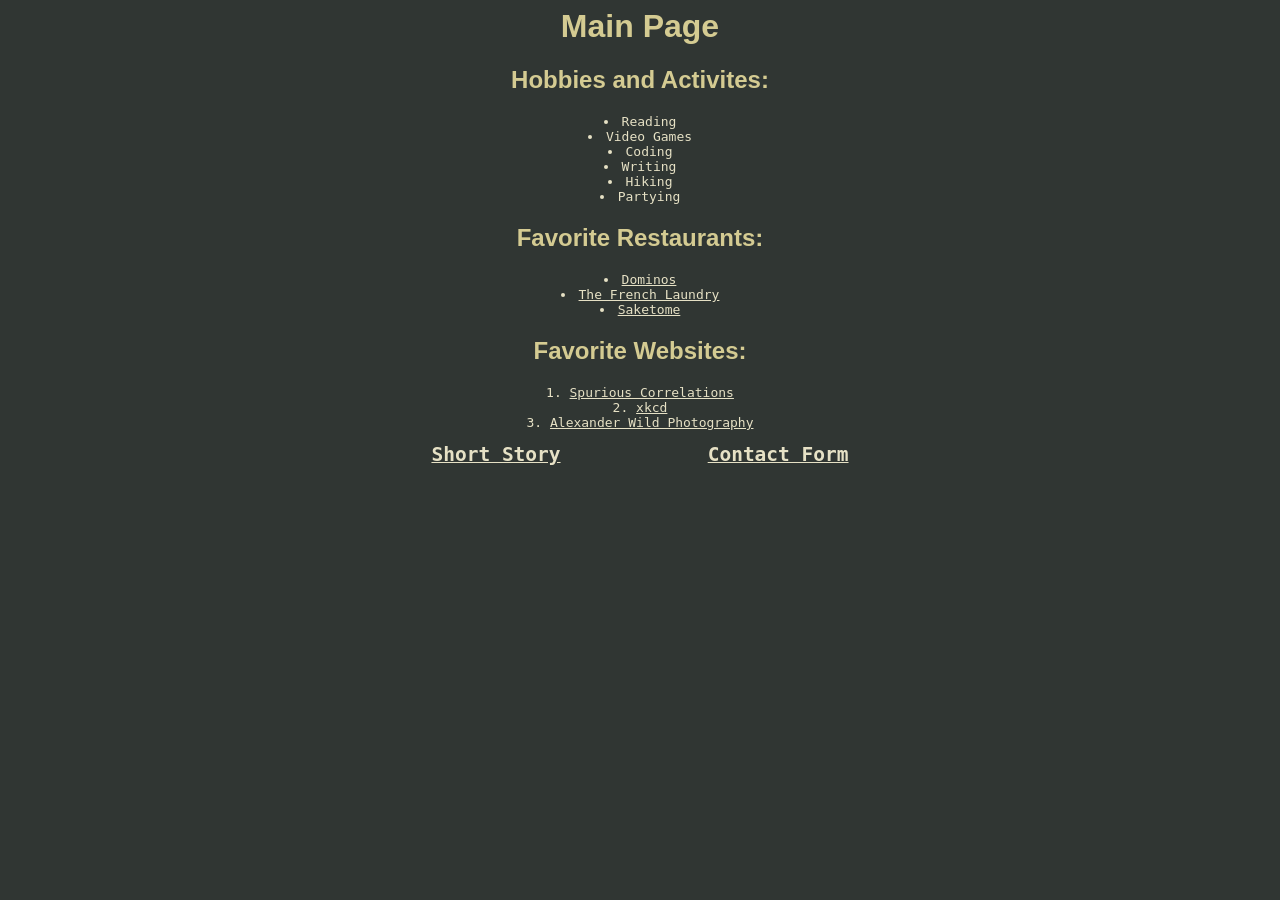
<file: homework_6/index.html>
<html>
    <head>
        <title>Ethan Hunsaker</title>
        <link rel="stylesheet" href="styles.css">
    </head>
    <body>
        <h1>Main Page</h1>

        <h2>Hobbies and Activites:</h2>

        <ul>
            <li>Reading</li>
            <li>Video Games</li>
            <li>Coding</li>
            <li>Writing</li>
            <li>Hiking</li>
            <li>Partying</li>
        </ul>

        <h2>Favorite Restaurants:</h2>

        <ul>
            <li><a href="https://www.dominos.com">Dominos</a></li>
            <li><a href="https://thomaskeller.com/tfl/">The French Laundry</a></li>
            <li><a href="https://www.saketomemissoula.com/">Saketome</a></li>
        </ul>

        <h2>Favorite Websites:</h2>

        <ol>
            <li><a href="https://www.tylervigen.com/spurious-correlations">Spurious Correlations</a></li>
            <li><a href="https://xkcd.com/">xkcd</a></li>
            <li><a href="https://www.alexanderwild.com/">Alexander Wild Photography</a></li>
        </ol>

        <div class="page_buttons">
            <a href="page_two.html">Short Story</a>
            <a href="page_three.html">Contact Form</a>
        </div>
    </body>
</htmL>
</file>
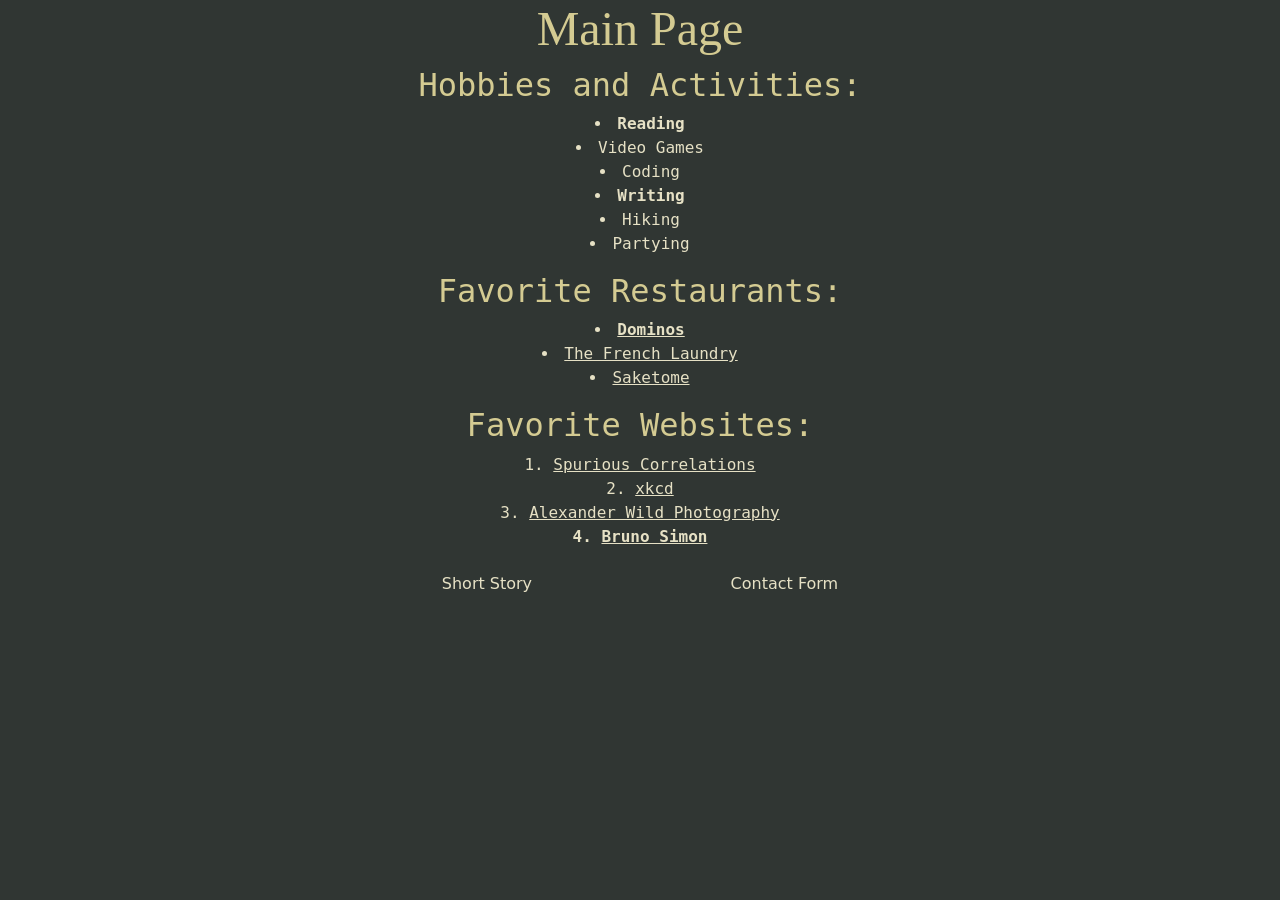
<file: homework_7/index.html>
<html>
    <head>
        <title>Ethan Hunsaker</title>
        <link rel="stylesheet" href="bootstrap/css/bootstrap.min.css">
        <link rel="stylesheet" href="styles.css">     
        <script src="bootstrap/js/jquery-4.0.0.min.js"></script>
        <script src="bootstrap/js/bootstrap.min.js"></script>   
    </head>
    <style>
        .list-title {
              font-family: monospace;
        }
        .fave {
            font-weight: bolder;
        }
        .main-title {
            font-family: 'Brush Script MT', 'Lucida Handwriting', cursive; 
            font-size: xxx-large;
        }
    </style>
    <body>
        <h1 class="main-title">Main Page</h1>

        <h2 class="list-title">Hobbies and Activities:</h2>

        <ul>
            <li class="fave">Reading</li>
            <li>Video Games</li>
            <li>Coding</li>
            <li class="fave">Writing</li>
            <li>Hiking</li>
            <li>Partying</li>
        </ul>

        <h2 class="list-title">Favorite Restaurants:</h2>

        <ul>
            <li class="fave"><a href="https://www.dominos.com">Dominos</a></li>
            <li><a href="https://thomaskeller.com/tfl/">The French Laundry</a></li>
            <li><a href="https://www.saketomemissoula.com/">Saketome</a></li>
        </ul>

        <h2 class="list-title">Favorite Websites:</h2>

        <ol>
            <li><a href="https://www.tylervigen.com/spurious-correlations">Spurious Correlations</a></li>
            <li><a href="https://xkcd.com/">xkcd</a></li>
            <li><a href="https://www.alexanderwild.com/">Alexander Wild Photography</a></li>
            <li class="fave"><a href="https://bruno-simon.com/">Bruno Simon</a></li>
        </ol>

        <div class="page_buttons">
            <a href="page_two.html" class="btn btn-default">Short Story</a>
            <a href="page_three.html" class="btn btn-default">Contact Form</a>
        </div>
    </body>
</htmL>
</file>
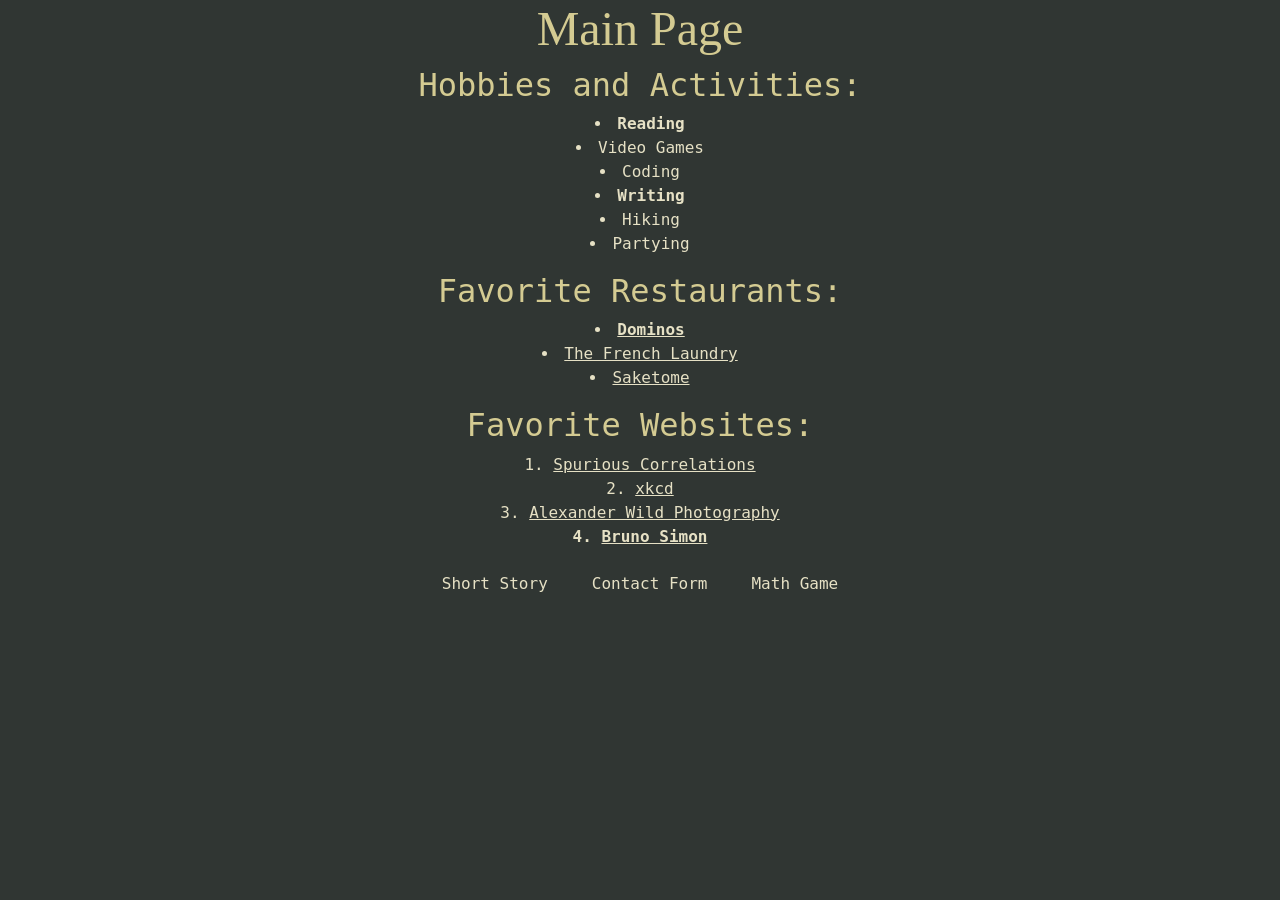
<file: homework_8/index.html>
<html>
    <head>
        <title>Ethan Hunsaker</title>
        <link rel="stylesheet" href="bootstrap/css/bootstrap.min.css">
        <link rel="stylesheet" href="styles.css">     
        <script src="bootstrap/js/jquery-4.0.0.min.js"></script>
        <script src="bootstrap/js/bootstrap.min.js"></script>   
    </head>
    <style>
        .list-title {
              font-family: monospace;
        }
        .fave {
            font-weight: bolder;
        }
        .main-title {
            font-family: 'Brush Script MT', 'Lucida Handwriting', cursive; 
            font-size: xxx-large;
        }
    </style>
    <body>
        <h1 class="main-title">Main Page</h1>

        <h2 class="list-title">Hobbies and Activities:</h2>

        <ul>
            <li class="fave">Reading</li>
            <li>Video Games</li>
            <li>Coding</li>
            <li class="fave">Writing</li>
            <li>Hiking</li>
            <li>Partying</li>
        </ul>

        <h2 class="list-title">Favorite Restaurants:</h2>

        <ul>
            <li class="fave"><a href="https://www.dominos.com">Dominos</a></li>
            <li><a href="https://thomaskeller.com/tfl/">The French Laundry</a></li>
            <li><a href="https://www.saketomemissoula.com/">Saketome</a></li>
        </ul>

        <h2 class="list-title">Favorite Websites:</h2>

        <ol>
            <li><a href="https://www.tylervigen.com/spurious-correlations">Spurious Correlations</a></li>
            <li><a href="https://xkcd.com/">xkcd</a></li>
            <li><a href="https://www.alexanderwild.com/">Alexander Wild Photography</a></li>
            <li class="fave"><a href="https://bruno-simon.com/">Bruno Simon</a></li>
        </ol>

        <div class="page_buttons">
            <a href="page_two.html" class="btn btn-default" style="font-family: monospace;">Short Story</a>
            <a href="page_three.html" class="btn btn-default" style="font-family: monospace;">Contact Form</a>
            <a href="page_four.html" class="btn btn-default" style="font-family: monospace;">Math Game</a>
        </div>
    </body>
</htmL>
</file>
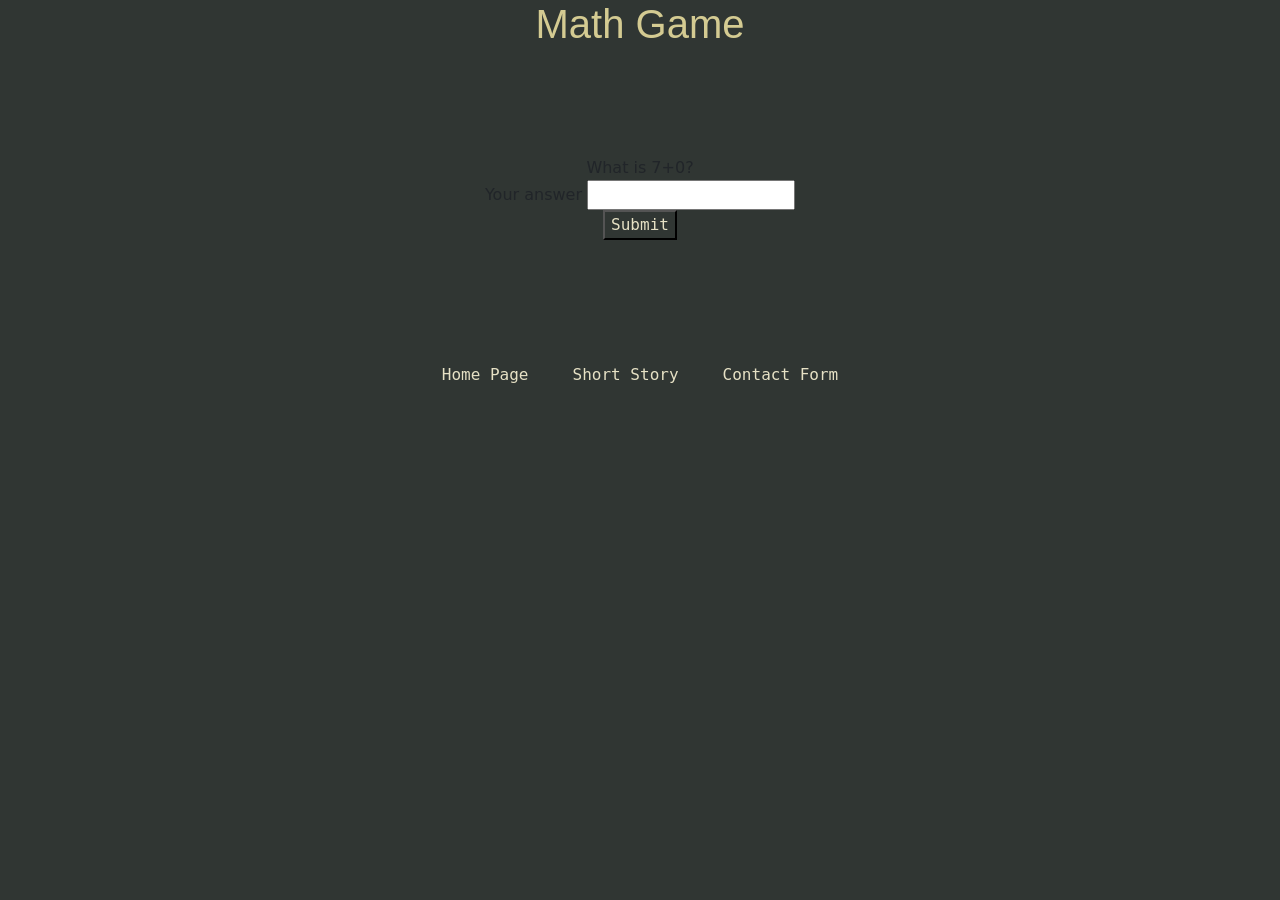
<file: homework_11/page_four.html>
<html>
    <head>
        <title>Contact Form</title>
        <link rel="stylesheet" href="bootstrap/css/bootstrap.min.css">
        <link rel="stylesheet" href="styles.css">     
        <script src="bootstrap/js/jquery-4.0.0.min.js"></script>
        <script src="bootstrap/js/bootstrap.min.js"></script>   

        <script>
            var actualAnswer;
            var questionsCorrect;
            var questionsAnswered;
            function start()
            {
                questionsAnswered = 0;
                questionsCorrect = 0;

                var numOne = Math.floor(Math.random() * 10);
                var numTwo = Math.floor(Math.random() * 10);

                actualAnswer = numOne + numTwo;
                document.getElementById("theQuestion").innerHTML = "What is " + numOne + "+" + numTwo + "?";
            }
            function nextQuestion() 
            { 
                if (questionsAnswered < 10) {
                    var numOne = Math.floor(Math.random() * 10);
                    var numTwo = Math.floor(Math.random() * 10);

                    actualAnswer = numOne + numTwo;
                    document.getElementById("theQuestion").innerHTML = "What is " + numOne + "+" + numTwo + "?";  
                } else {
                    document.getElementById("theQuestion").innerHTML = "Game Over!!!";
                    document.getElementById("finalResult").innerHTML = "You got " + questionsCorrect + " / 10 questions right!";
                }
            }
            function check()
            {
                var answer = document.getElementById("txtAnswer").value;
                if(answer == actualAnswer)
                {
                    document.getElementById("finalResult").innerHTML = "Good job!";
                    questionsCorrect += 1;
                }
                else
                {
                    document.getElementById("finalResult").innerHTML = "Not quite!";
                }      
                questionsAnswered += 1;
                nextQuestion();
            }
        </script>
    </head>
    <body onload="start()">
        <h1>Math Game</h1>

        <div id="game" style="justify-content: center; text-align: center; min-height: 200px; margin-top: 100px;">
            <div id="theQuestion"></div>
            Your answer
            <input type="text" id="txtAnswer">
            <br>
            <button id="btnSubmit" onClick="check()">Submit</button>
            <div id="finalResult"></div>
        </div>

        <div class="page_buttons">
            <a href="index.html" class="btn btn-default" style="font-family: monospace;">Home Page</a>
            <a href="page_two.html" class="btn btn-default" style="font-family: monospace;">Short Story</a>
            <a href="page_three.html" class="btn btn-default" style="font-family: monospace;">Contact Form</a>
        </div>
    </body>
</html>
</file>
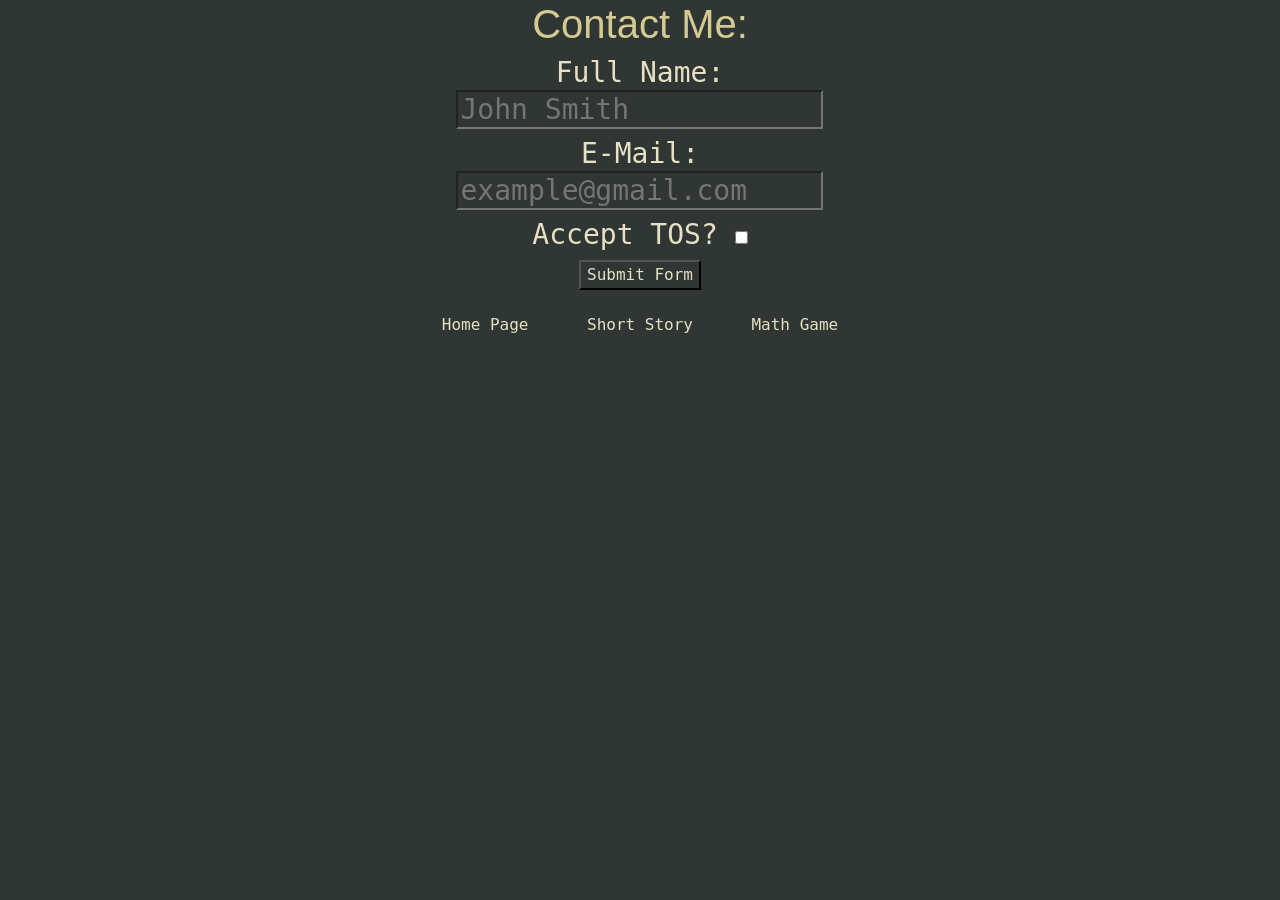
<file: homework_11/page_three.html>
<html>
    <head>
        <title>Contact Form</title>
        <link rel="stylesheet" href="bootstrap/css/bootstrap.min.css">
        <link rel="stylesheet" href="styles.css">     
        <script src="bootstrap/js/jquery-4.0.0.min.js"></script>
        <script src="bootstrap/js/bootstrap.min.js"></script>   

        <script>
            function submitClicked() {
                var name = document.getElementById("name");
                var email = document.getElementById("email");   
                var tos = document.getElementById("tos");   

                if (email.value == "") {
                    email.style.backgroundColor = "red";
                    email.focus();
                } else {
                    email.style.backgroundColor = '303633';
                }

                if (name.value == "") {
                    name.style.backgroundColor = "red";
                    name.focus();
                } else {
                    name.style.backgroundColor = '303633';
                }

                if (tos.checked == false) {
                    window.alert("You must agree to the terms of service to proceed");
                }

                if (email.value != "" && name.value != "" && tos.checked) {
                    name.value = "";
                    email.value = "";
                    tos.checked = false;
                }
            }
        </script>
    </head>
    <body>
        <h1>Contact Me:</h1>
        <div class="contact_form">
            <form action="nextPage.html" type="Post">
                <h3>Full Name: <input type="text" id="name" placeholder="John Smith"></h3>
                <h3>E-Mail: <input type="text" id="email" placeholder="example@gmail.com"></h3>
                <h3>Accept TOS? <input type="checkbox" id="tos"></h3>
                <button type="button" id="submit" onclick="submitClicked()">Submit Form</button>
            </form>
        </div>

        <div class="page_buttons">
            <a href="index.html" class="btn btn-default" style="font-family: monospace;">Home Page</a>
            <a href="page_two.html" class="btn btn-default" style="font-family: monospace;">Short Story</a>
            <a href="page_four.html" class="btn btn-default" style="font-family: monospace;">Math Game</a>
        </div>
    </body>
</htmL>
</file>
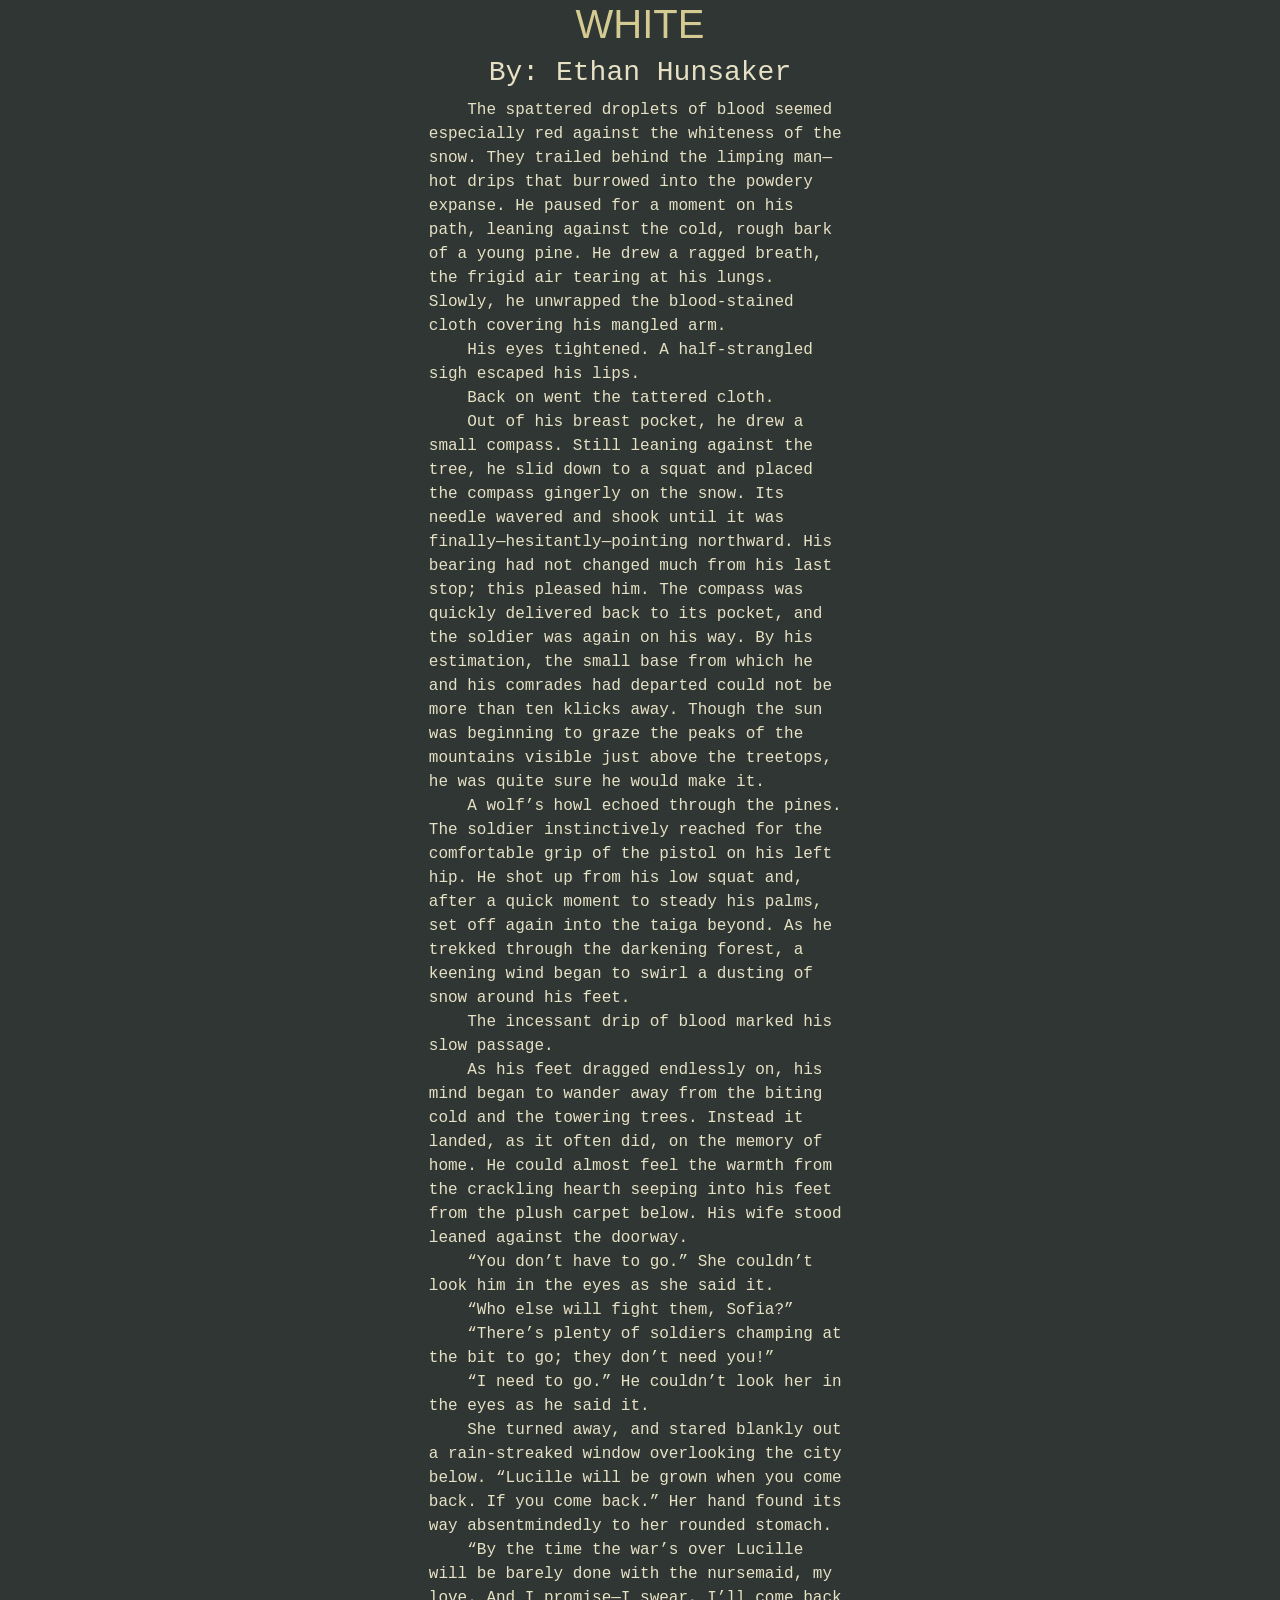
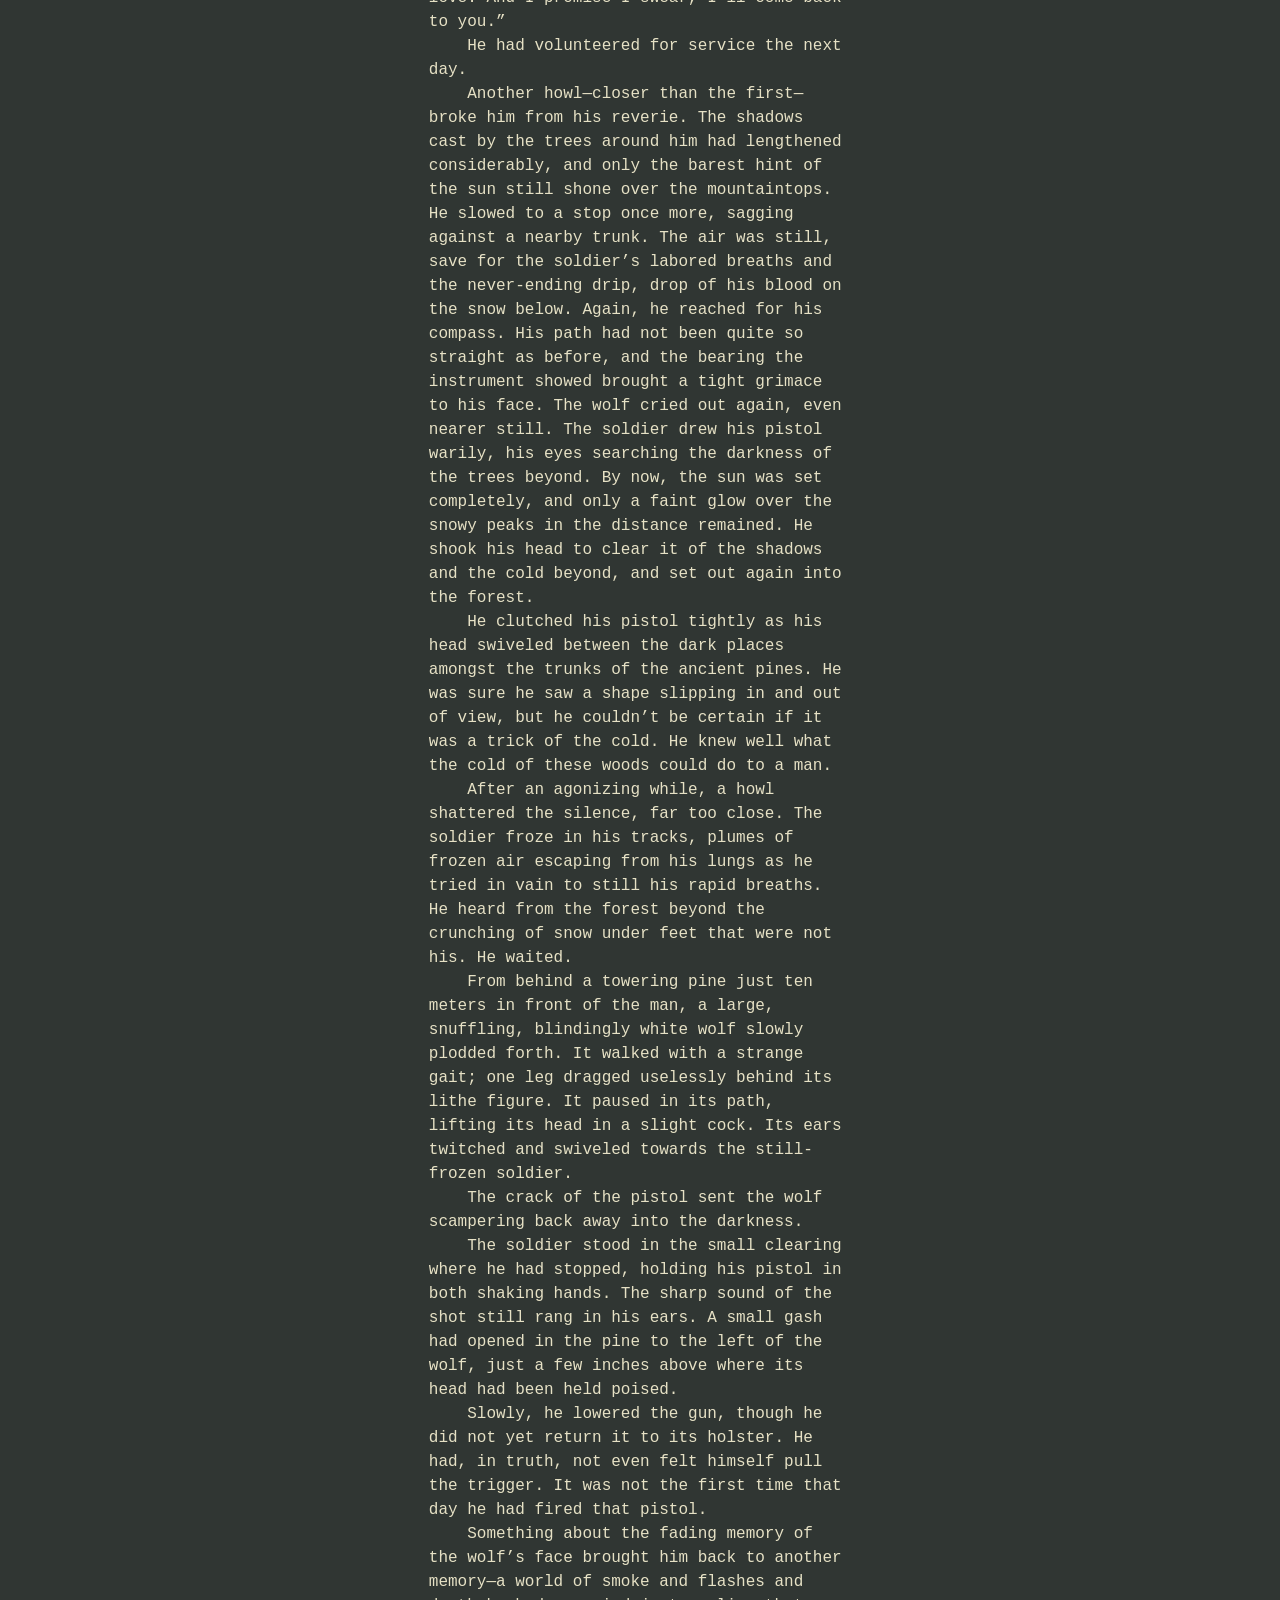
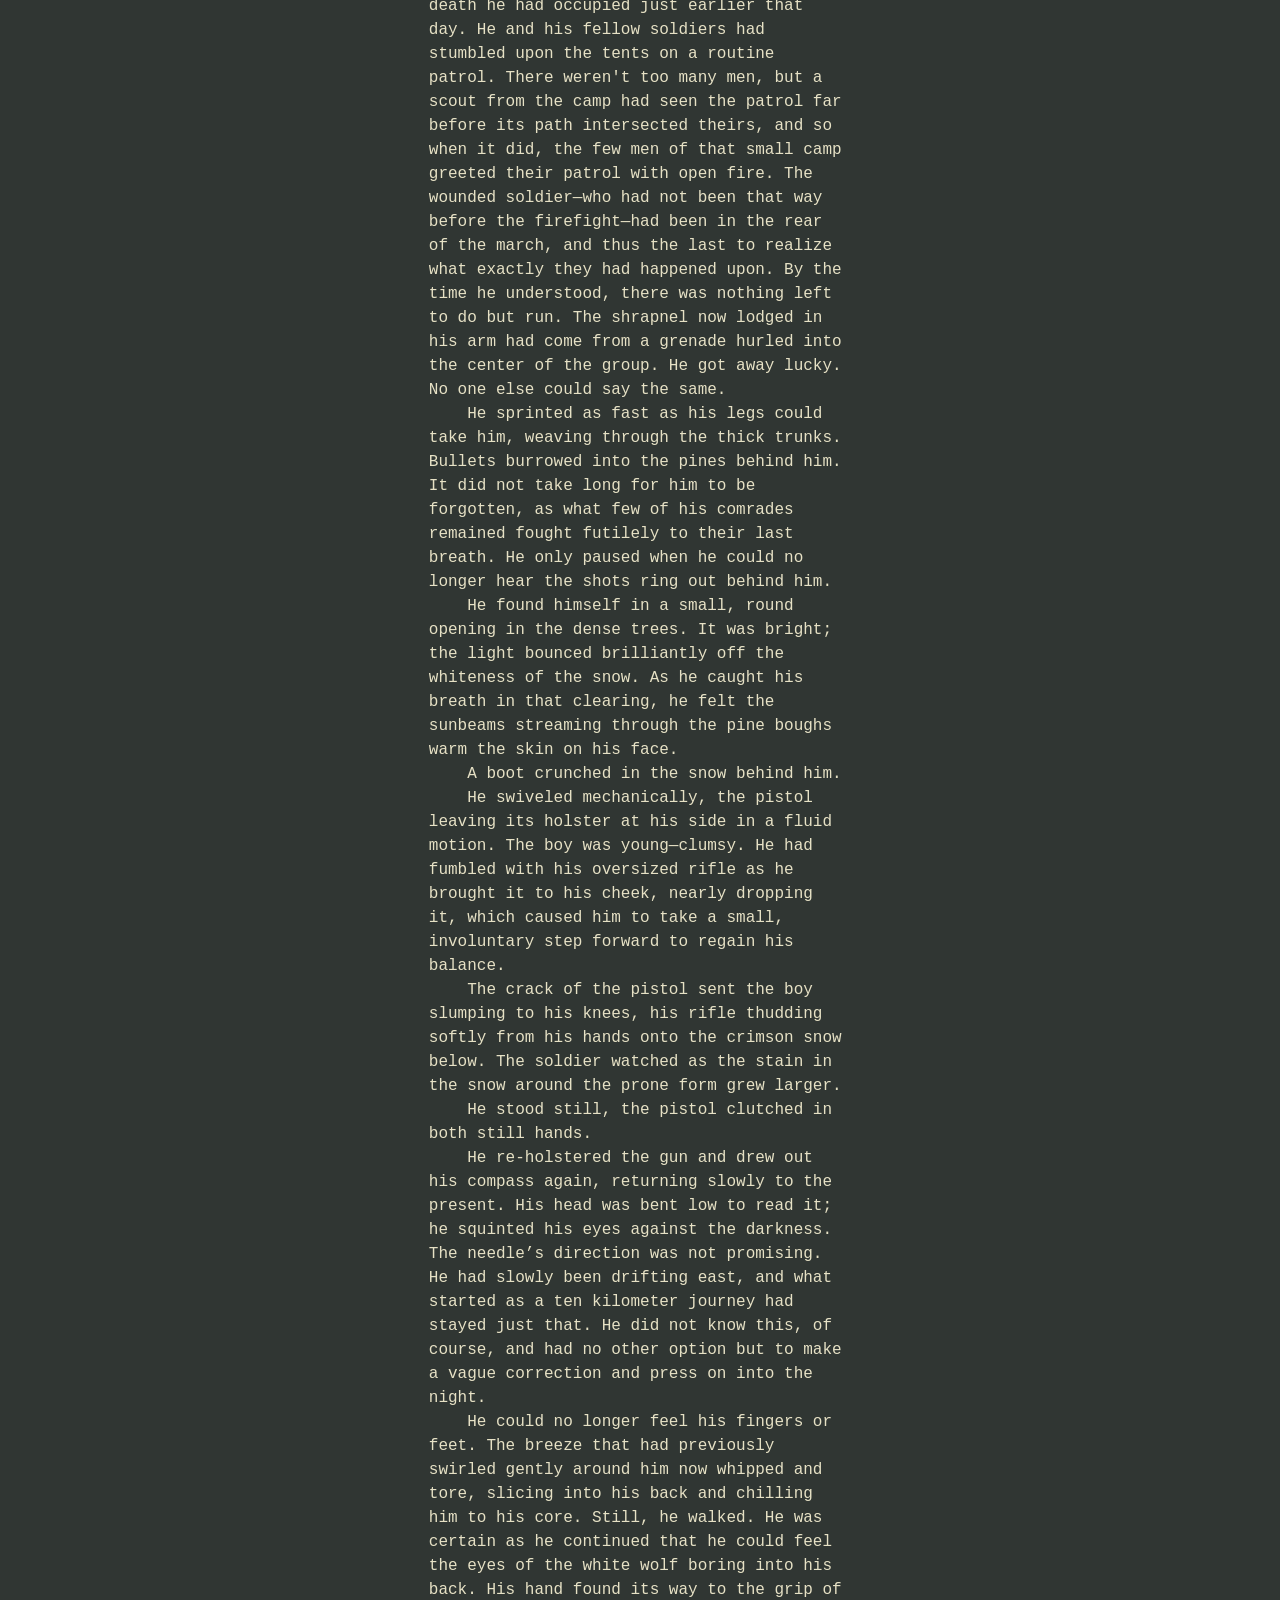
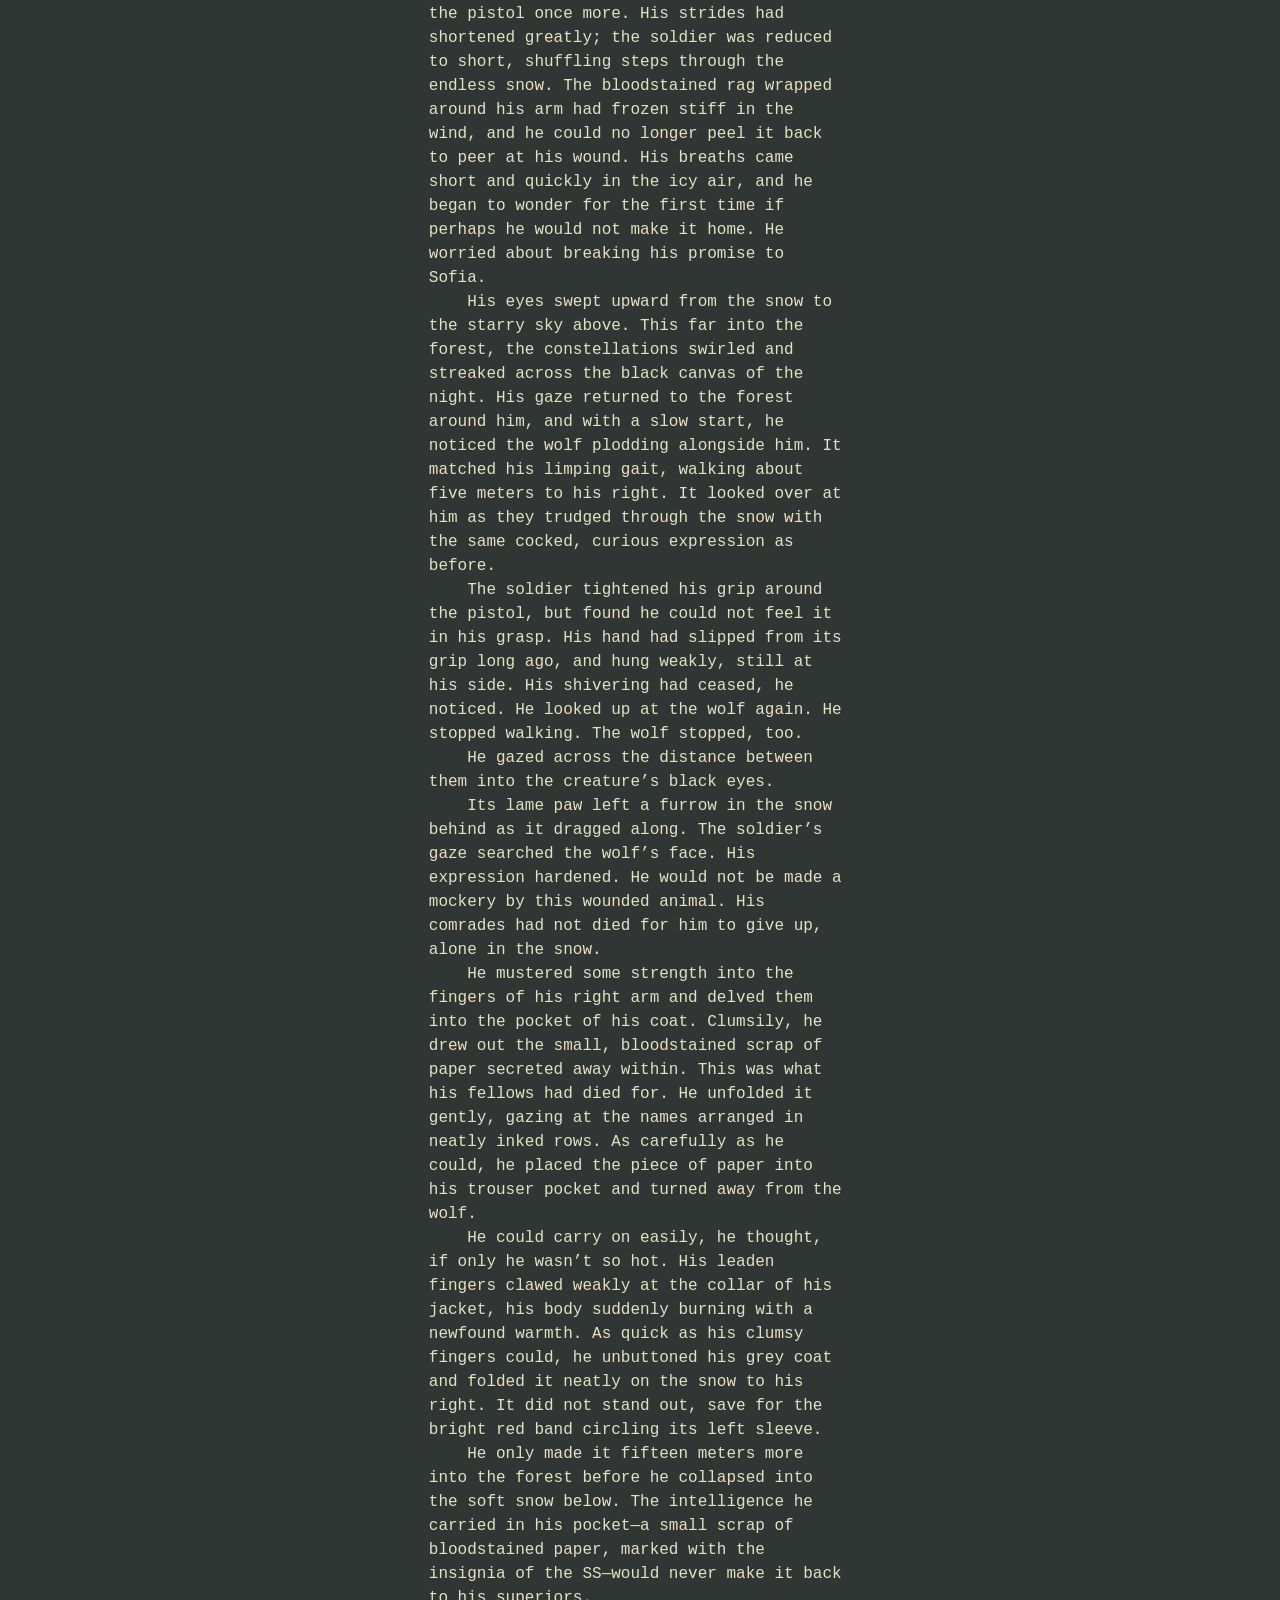
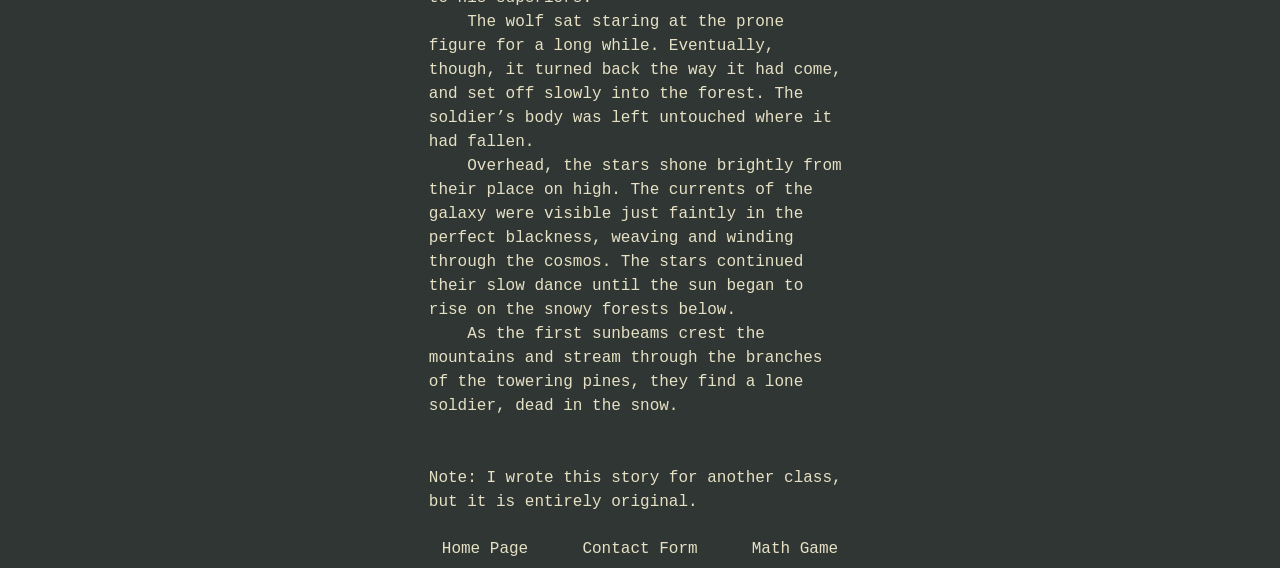
<file: homework_11/page_two.html>
<html>
    <head>
        <title>Short Story</title>
        <link rel="stylesheet" href="bootstrap/css/bootstrap.min.css">
        <link rel="stylesheet" href="styles.css">     
        <script src="bootstrap/js/jquery-4.0.0.min.js"></script>
        <script src="bootstrap/js/bootstrap.min.js"></script>   
    </head>
    <body>
        <h1>WHITE</h1>
        <h3>By: Ethan Hunsaker</h3>

        <p>
            &nbsp;&nbsp;&nbsp;&nbsp;The spattered droplets of blood seemed especially red against the whiteness of the snow. They trailed behind the limping man—hot drips that burrowed into the powdery expanse. He paused for a moment on his path, leaning against the cold, rough bark of a young pine. He drew a ragged breath, the frigid air tearing at his lungs. Slowly, he unwrapped the blood-stained cloth covering his mangled arm. <br>
	        &nbsp;&nbsp;&nbsp;&nbsp;His eyes tightened. A half-strangled sigh escaped his lips. <br>
	        &nbsp;&nbsp;&nbsp;&nbsp;Back on went the tattered cloth. <br>
	        &nbsp;&nbsp;&nbsp;&nbsp;Out of his breast pocket, he drew a small compass. Still leaning against the tree, he slid down to a squat and placed the compass gingerly on the snow. Its needle wavered and shook until it was finally—hesitantly—pointing northward. His bearing had not changed much from his last stop; this pleased him. The compass was quickly delivered back to its pocket, and the soldier was again on his way. By his estimation, the small base from which he and his comrades had departed could not be more than ten klicks away. Though the sun was beginning to graze the peaks of the mountains visible just above the treetops, he was quite sure he would make it. <br>
	        &nbsp;&nbsp;&nbsp;&nbsp;A wolf’s howl echoed through the pines. The soldier instinctively reached for the comfortable grip of the pistol on his left hip. He shot up from his low squat and, after a quick moment to steady his palms, set off again into the taiga beyond. As he trekked through the darkening forest, a keening wind began to swirl a dusting of snow around his feet. <br>
	        &nbsp;&nbsp;&nbsp;&nbsp;The incessant drip of blood marked his slow passage. <br>
	        &nbsp;&nbsp;&nbsp;&nbsp;As his feet dragged endlessly on, his mind began to wander away from the biting cold and the towering trees. Instead it landed, as it often did, on the memory of home. He could almost feel the warmth from the crackling hearth seeping into his feet from the plush carpet below. His wife stood leaned against the doorway. <br>
	        &nbsp;&nbsp;&nbsp;&nbsp;“You don’t have to go.” She couldn’t look him in the eyes as she said it. <br>
	        &nbsp;&nbsp;&nbsp;&nbsp;“Who else will fight them, Sofia?” <br>
	        &nbsp;&nbsp;&nbsp;&nbsp;“There’s plenty of soldiers champing at the bit to go; they don’t need you!” <br>
	        &nbsp;&nbsp;&nbsp;&nbsp;“I need to go.” He couldn’t look her in the eyes as he said it. <br>
	        &nbsp;&nbsp;&nbsp;&nbsp;She turned away, and stared blankly out a rain-streaked window overlooking the city below. “Lucille will be grown when you come back. If you come back.” Her hand found its way absentmindedly to her rounded stomach. <br>
	        &nbsp;&nbsp;&nbsp;&nbsp;“By the time the war’s over Lucille will be barely done with the nursemaid, my love. And I promise—I swear, I’ll come back to you.” <br>
	        &nbsp;&nbsp;&nbsp;&nbsp;He had volunteered for service the next day. <br>
	        &nbsp;&nbsp;&nbsp;&nbsp;Another howl—closer than the first—broke him from his reverie. The shadows cast by the trees around him had lengthened considerably, and only the barest hint of the sun still shone over the mountaintops. He slowed to a stop once more, sagging against a nearby trunk. The air was still, save for the soldier’s labored breaths and the never-ending drip, drop of his blood on the snow below. Again, he reached for his compass. His path had not been quite so straight as before, and the bearing the instrument showed brought a tight grimace to his face. The wolf cried out again, even nearer still. The soldier drew his pistol warily, his eyes searching the darkness of the trees beyond. By now, the sun was set completely, and only a faint glow over the snowy peaks in the distance remained. He shook his head to clear it of the shadows and the cold beyond, and set out again into the forest. <br>
	        &nbsp;&nbsp;&nbsp;&nbsp;He clutched his pistol tightly as his head swiveled between the dark places amongst the trunks of the ancient pines. He was sure he saw a shape slipping in and out of view, but he couldn’t be certain if it was a trick of the cold. He knew well what the cold of these woods could do to a man. <br>
	        &nbsp;&nbsp;&nbsp;&nbsp;After an agonizing while, a howl shattered the silence, far too close. The soldier froze in his tracks, plumes of frozen air escaping from his lungs as he tried in vain to still his rapid breaths. He heard from the forest beyond the crunching of snow under feet that were not his. He waited. <br>
	        &nbsp;&nbsp;&nbsp;&nbsp;From behind a towering pine just ten meters in front of the man, a large, snuffling, blindingly white wolf slowly plodded forth. It walked with a strange gait; one leg dragged uselessly behind its lithe figure. It paused in its path, lifting its head in a slight cock. Its ears twitched and swiveled towards the still-frozen soldier. <br>
	        &nbsp;&nbsp;&nbsp;&nbsp;The crack of the pistol sent the wolf scampering back away into the darkness. <br>
	        &nbsp;&nbsp;&nbsp;&nbsp;The soldier stood in the small clearing where he had stopped, holding his pistol in both shaking hands. The sharp sound of the shot still rang in his ears. A small gash had opened in the pine to the left of the wolf, just a few inches above where its head had been held poised. <br>
	        &nbsp;&nbsp;&nbsp;&nbsp;Slowly, he lowered the gun, though he did not yet return it to its holster. He had, in truth, not even felt himself pull the trigger. It was not the first time that day he had fired that pistol. <br>
            &nbsp;&nbsp;&nbsp;&nbsp;Something about the fading memory of the wolf’s face brought him back to another memory—a world of smoke and flashes and death he had occupied just earlier that day. He and his fellow soldiers had stumbled upon the tents on a routine patrol. There weren't too many men, but a scout from the camp had seen the patrol far before its path intersected theirs, and so when it did, the few men of that small camp greeted their patrol with open fire. The wounded soldier—who had not been that way before the firefight—had been in the rear of the march, and thus the last to realize what exactly they had happened upon. By the time he understood, there was nothing left to do but run. The shrapnel now lodged in his arm had come from a grenade hurled into the center of the group. He got away lucky. No one else could say the same. <br>
            &nbsp;&nbsp;&nbsp;&nbsp;He sprinted as fast as his legs could take him, weaving through the thick trunks. Bullets burrowed into the pines behind him. It did not take long for him to be forgotten, as what few of his comrades remained fought futilely to their last breath. He only paused when he could no longer hear the shots ring out behind him. <br>
            &nbsp;&nbsp;&nbsp;&nbsp;He found himself in a small, round opening in the dense trees. It was bright; the light bounced brilliantly off the whiteness of the snow. As he caught his breath in that clearing, he felt the sunbeams streaming through the pine boughs warm the skin on his face. <br>
	        &nbsp;&nbsp;&nbsp;&nbsp;A boot crunched in the snow behind him. <br>
	        &nbsp;&nbsp;&nbsp;&nbsp;He swiveled mechanically, the pistol leaving its holster at his side in a fluid motion. The boy was young—clumsy. He had fumbled with his oversized rifle as he brought it to his cheek, nearly dropping it, which caused him to take a small, involuntary step forward to regain his balance. <br>
	        &nbsp;&nbsp;&nbsp;&nbsp;The crack of the pistol sent the boy slumping to his knees, his rifle thudding softly from his hands onto the crimson snow below. The soldier watched as the stain in the snow around the prone form grew larger. <br>
	        &nbsp;&nbsp;&nbsp;&nbsp;He stood still, the pistol clutched in both still hands. <br>
	        &nbsp;&nbsp;&nbsp;&nbsp;He re-holstered the gun and drew out his compass again, returning slowly to the present. His head was bent low to read it; he squinted his eyes against the darkness. The needle’s direction was not promising. He had slowly been drifting east, and what started as a ten kilometer journey had stayed just that. He did not know this, of course, and had no other option but to make a vague correction and press on into the night. <br>
	        &nbsp;&nbsp;&nbsp;&nbsp;He could no longer feel his fingers or feet. The breeze that had previously swirled gently around him now whipped and tore, slicing into his back and chilling him to his core. Still, he walked. He was certain as he continued that he could feel the eyes of the white wolf boring into his back. His hand found its way to the grip of the pistol once more. His strides had shortened greatly; the soldier was reduced to short, shuffling steps through the endless snow. The bloodstained rag wrapped around his arm had frozen stiff in the wind, and he could no longer peel it back to peer at his wound. His breaths came short and quickly in the icy air, and he began to wonder for the first time if perhaps he would not make it home. He worried about breaking his promise to Sofia. <br>
            &nbsp;&nbsp;&nbsp;&nbsp;His eyes swept upward from the snow to the starry sky above. This far into the forest, the constellations swirled and streaked across the black canvas of the night. His gaze returned to the forest around him, and with a slow start, he noticed the wolf plodding alongside him. It matched his limping gait, walking about five meters to his right. It looked over at him as they trudged through the snow with the same cocked, curious expression as before. <br>
            &nbsp;&nbsp;&nbsp;&nbsp;The soldier tightened his grip around the pistol, but found he could not feel it in his grasp. His hand had slipped from its grip long ago, and hung weakly, still at his side. His shivering had ceased, he noticed. He looked up at the wolf again. He stopped walking. The wolf stopped, too. <br>
            &nbsp;&nbsp;&nbsp;&nbsp;He gazed across the distance between them into the creature’s black eyes. <br>
            &nbsp;&nbsp;&nbsp;&nbsp;Its lame paw left a furrow in the snow behind as it dragged along. The soldier’s gaze searched the wolf’s face. His expression hardened. He would not be made a mockery by this wounded animal. His comrades had not died for him to give up, alone in the snow. <br>
            &nbsp;&nbsp;&nbsp;&nbsp;He mustered some strength into the fingers of his right arm and delved them into the pocket of his coat. Clumsily, he drew out the small, bloodstained scrap of paper secreted away within. This was what his fellows had died for. He unfolded it gently, gazing at the names arranged in neatly inked rows. As carefully as he could, he placed the piece of paper into his trouser pocket and turned away from the wolf. <br>
            &nbsp;&nbsp;&nbsp;&nbsp;He could carry on easily, he thought, if only he wasn’t so hot. His leaden fingers clawed weakly at the collar of his jacket, his body suddenly burning with a newfound warmth. As quick as his clumsy fingers could, he unbuttoned his grey coat and folded it neatly on the snow to his right. It did not stand out, save for the bright red band circling its left sleeve. <br>
            &nbsp;&nbsp;&nbsp;&nbsp;He only made it fifteen meters more into the forest before he collapsed into the soft snow below. The intelligence he carried in his pocket—a small scrap of bloodstained paper, marked with the insignia of the SS—would never make it back to his superiors. <br>
            &nbsp;&nbsp;&nbsp;&nbsp;The wolf sat staring at the prone figure for a long while. Eventually, though, it turned back the way it had come, and set off slowly into the forest. The soldier’s body was left untouched where it had fallen. <br>
            &nbsp;&nbsp;&nbsp;&nbsp;Overhead, the stars shone brightly from their place on high. The currents of the galaxy were visible just faintly in the perfect blackness, weaving and winding through the cosmos. The stars continued their slow dance until the sun began to rise on the snowy forests below. <br>
            &nbsp;&nbsp;&nbsp;&nbsp;As the first sunbeams crest the mountains and stream through the branches of the towering pines, they find a lone soldier, dead in the snow. <br><br><br>

            Note: I wrote this story for another class, but it is entirely original.
        </p>

        <div class="page_buttons">
            <a href="index.html" class="btn btn-default" style="font-family: monospace;">Home Page</a>
            <a href="page_three.html" class="btn btn-default" style="font-family: monospace;">Contact Form</a>
            <a href="page_four.html" class="btn btn-default" style="font-family: monospace;">Math Game</a>
        </div>

    </body>
</htmL>
</file>
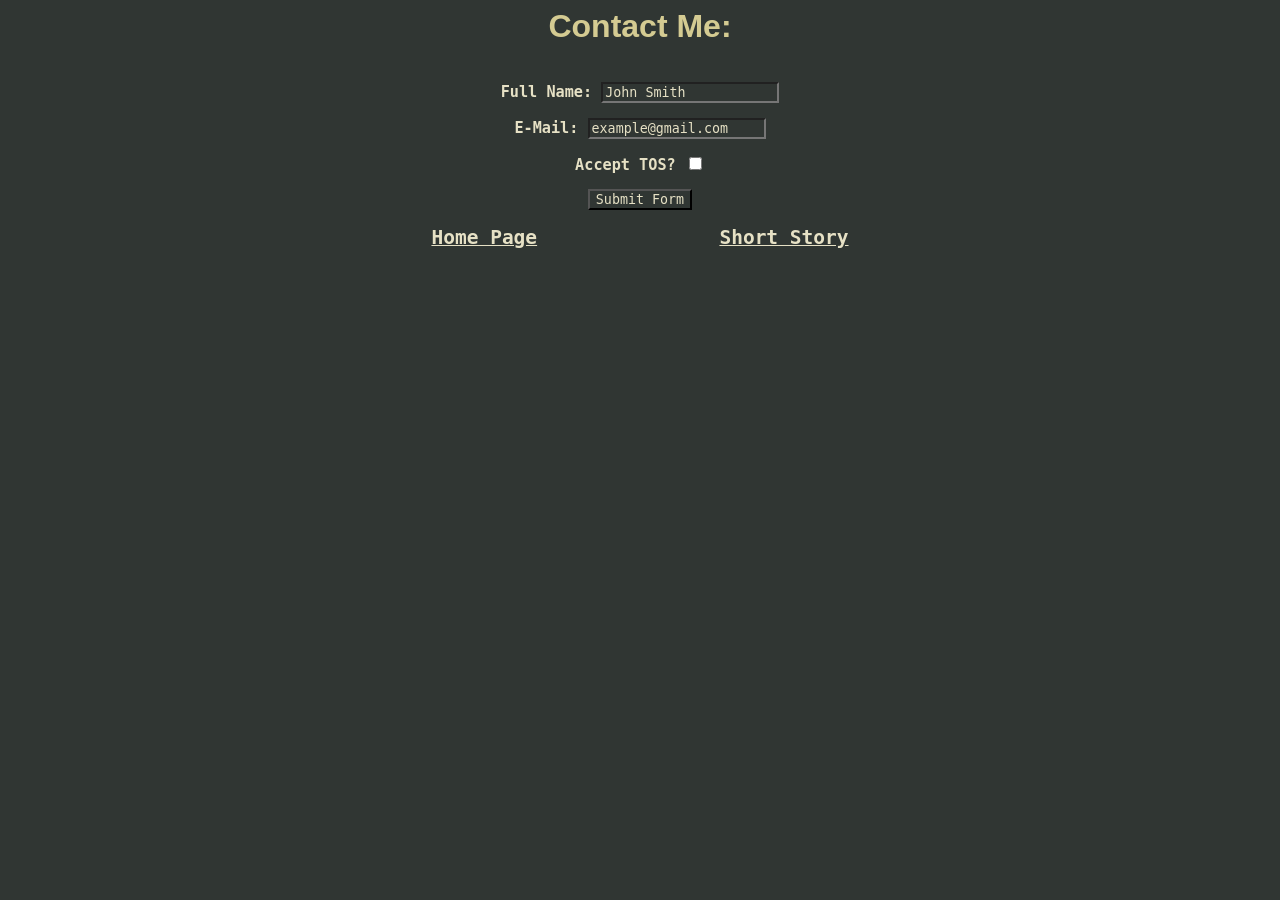
<file: homework_6/page_three.html>
<html>
    <head>
        <title>Contact Form</title>
        <link rel="stylesheet" href="styles.css">        
    </head>
    <body>
        <h1>Contact Me:</h1>
        <div class="contact_form">
            <form action="nextPage.html" type="Post">
                <h3>Full Name: <input type="text" id="name" value="John Smith"></h3>
                <h3>E-Mail: <input type="text" id="email" value="example@gmail.com"></h3>
                <h3>Accept TOS? <input type="checkbox" id="tos"></h3>
                <button type="button" id="submit">Submit Form</button>
            </form>
        </div>

        <div class="page_buttons">
            <a href="index.html">Home Page</a>
            <a href="page_two.html">Short Story</a>
        </div>
    </body>
</htmL>
</file>
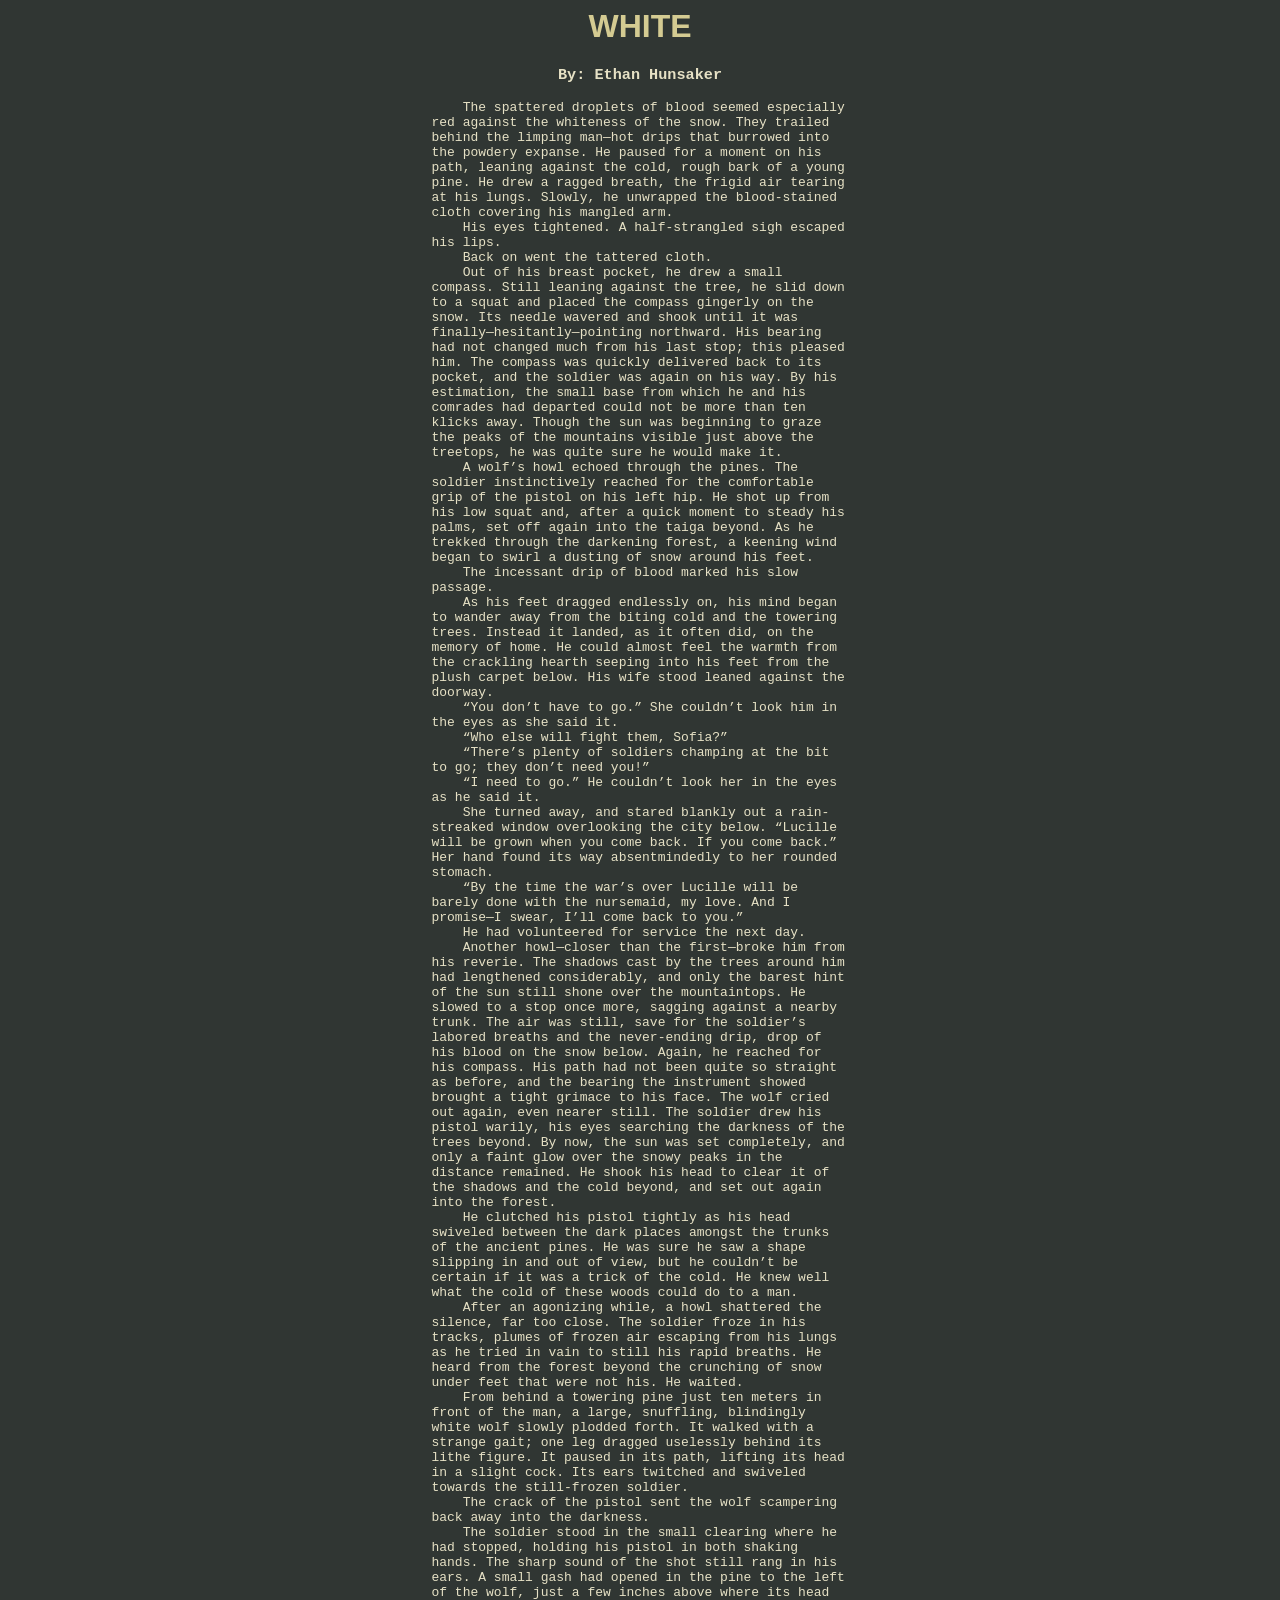
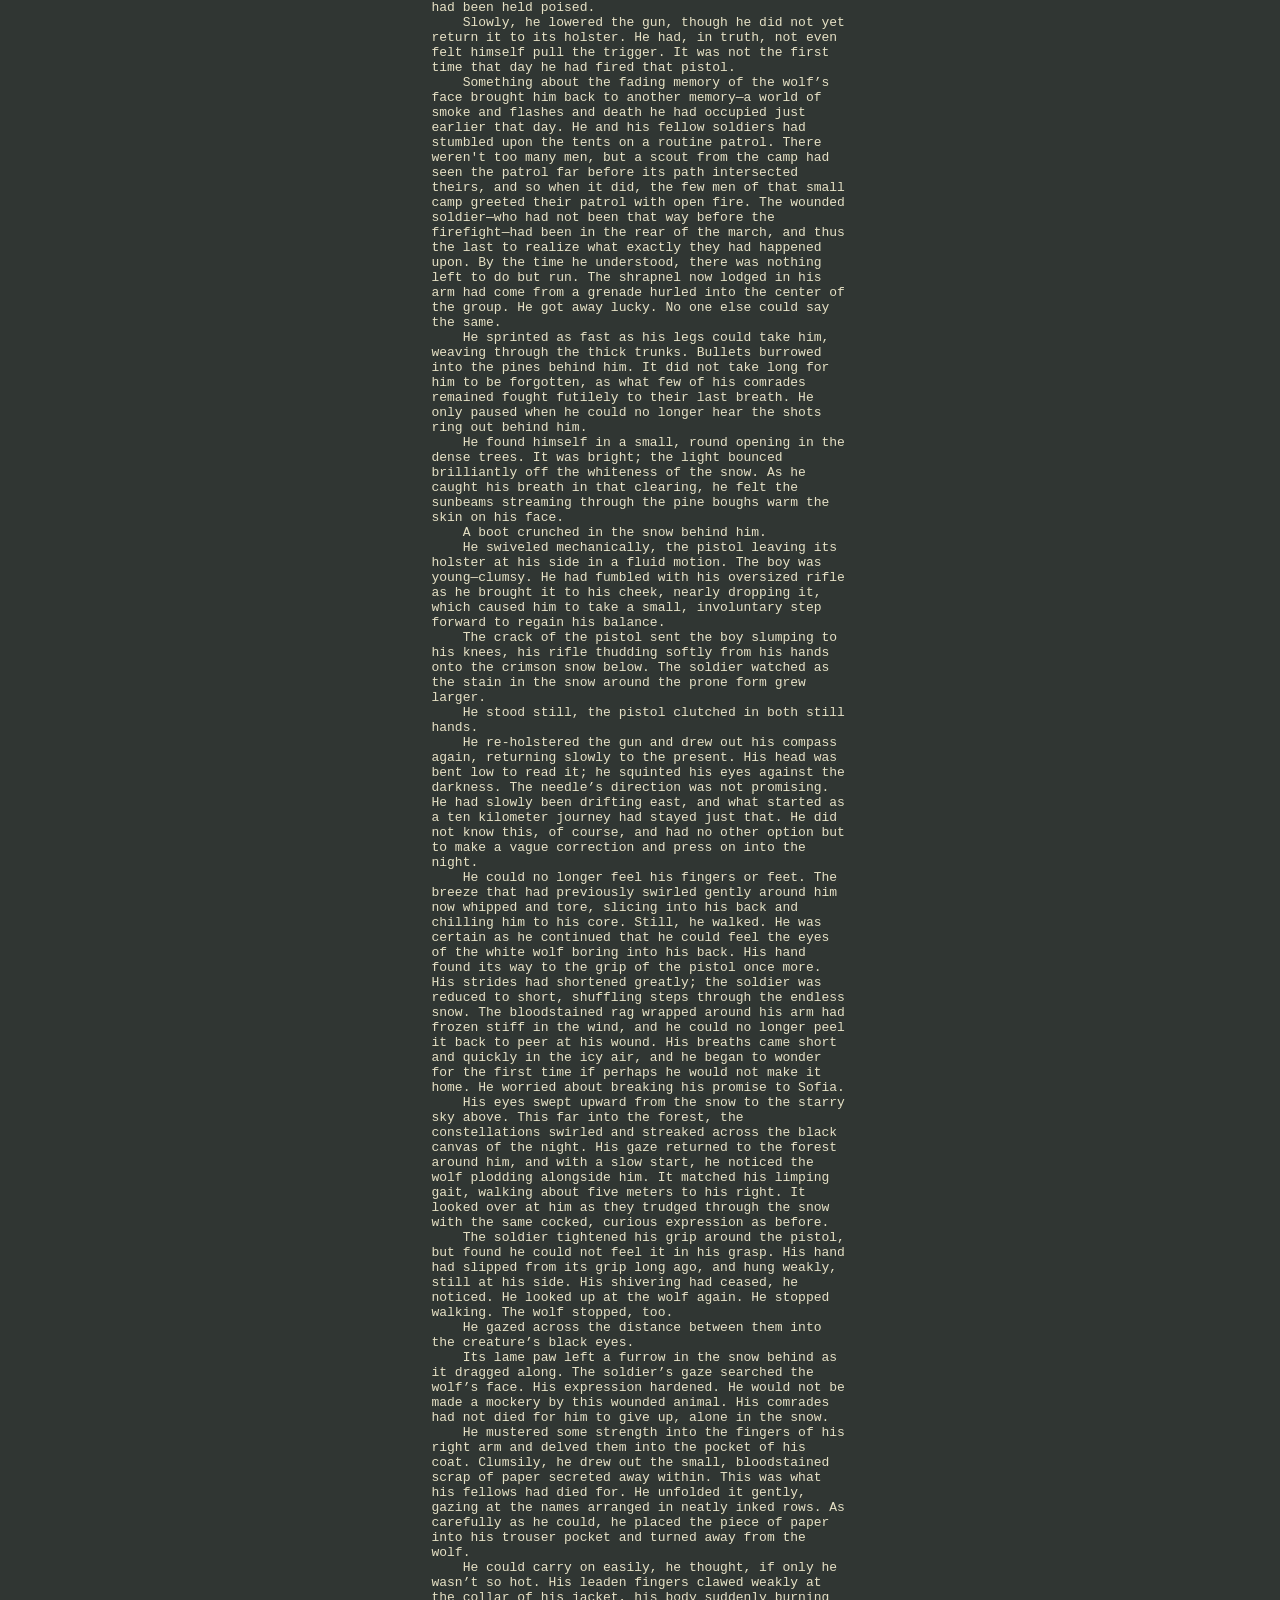
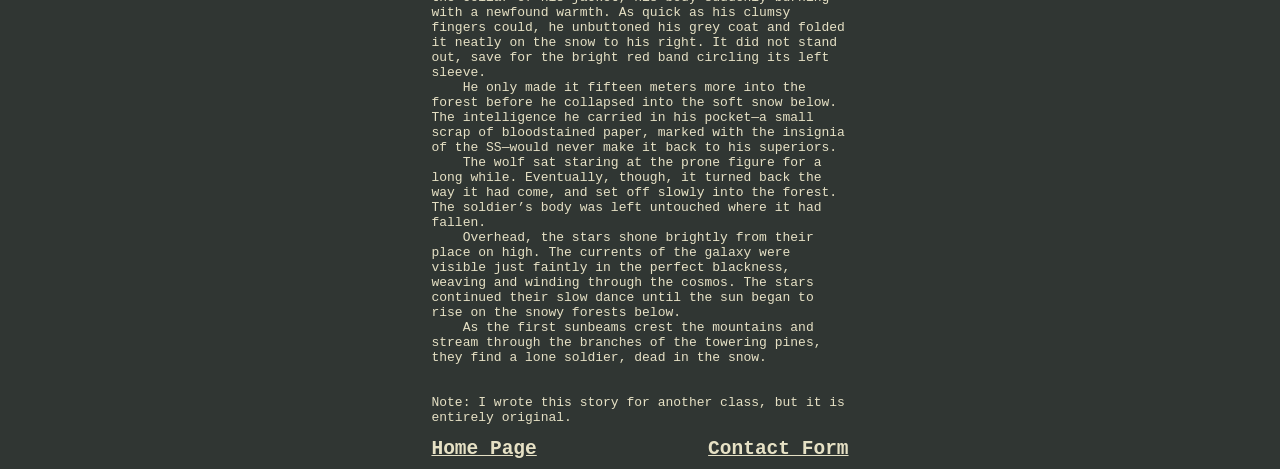
<file: homework_6/page_two.html>
<html>
    <head>
        <title>Short Story</title>
        <link rel="stylesheet" href="styles.css">
    </head>
    <body>
        <h1>WHITE</h1>
        <h3>By: Ethan Hunsaker</h3>

        <p>
            &nbsp;&nbsp;&nbsp;&nbsp;The spattered droplets of blood seemed especially red against the whiteness of the snow. They trailed behind the limping man—hot drips that burrowed into the powdery expanse. He paused for a moment on his path, leaning against the cold, rough bark of a young pine. He drew a ragged breath, the frigid air tearing at his lungs. Slowly, he unwrapped the blood-stained cloth covering his mangled arm. <br>
	        &nbsp;&nbsp;&nbsp;&nbsp;His eyes tightened. A half-strangled sigh escaped his lips. <br>
	        &nbsp;&nbsp;&nbsp;&nbsp;Back on went the tattered cloth. <br>
	        &nbsp;&nbsp;&nbsp;&nbsp;Out of his breast pocket, he drew a small compass. Still leaning against the tree, he slid down to a squat and placed the compass gingerly on the snow. Its needle wavered and shook until it was finally—hesitantly—pointing northward. His bearing had not changed much from his last stop; this pleased him. The compass was quickly delivered back to its pocket, and the soldier was again on his way. By his estimation, the small base from which he and his comrades had departed could not be more than ten klicks away. Though the sun was beginning to graze the peaks of the mountains visible just above the treetops, he was quite sure he would make it. <br>
	        &nbsp;&nbsp;&nbsp;&nbsp;A wolf’s howl echoed through the pines. The soldier instinctively reached for the comfortable grip of the pistol on his left hip. He shot up from his low squat and, after a quick moment to steady his palms, set off again into the taiga beyond. As he trekked through the darkening forest, a keening wind began to swirl a dusting of snow around his feet. <br>
	        &nbsp;&nbsp;&nbsp;&nbsp;The incessant drip of blood marked his slow passage. <br>
	        &nbsp;&nbsp;&nbsp;&nbsp;As his feet dragged endlessly on, his mind began to wander away from the biting cold and the towering trees. Instead it landed, as it often did, on the memory of home. He could almost feel the warmth from the crackling hearth seeping into his feet from the plush carpet below. His wife stood leaned against the doorway. <br>
	        &nbsp;&nbsp;&nbsp;&nbsp;“You don’t have to go.” She couldn’t look him in the eyes as she said it. <br>
	        &nbsp;&nbsp;&nbsp;&nbsp;“Who else will fight them, Sofia?” <br>
	        &nbsp;&nbsp;&nbsp;&nbsp;“There’s plenty of soldiers champing at the bit to go; they don’t need you!” <br>
	        &nbsp;&nbsp;&nbsp;&nbsp;“I need to go.” He couldn’t look her in the eyes as he said it. <br>
	        &nbsp;&nbsp;&nbsp;&nbsp;She turned away, and stared blankly out a rain-streaked window overlooking the city below. “Lucille will be grown when you come back. If you come back.” Her hand found its way absentmindedly to her rounded stomach. <br>
	        &nbsp;&nbsp;&nbsp;&nbsp;“By the time the war’s over Lucille will be barely done with the nursemaid, my love. And I promise—I swear, I’ll come back to you.” <br>
	        &nbsp;&nbsp;&nbsp;&nbsp;He had volunteered for service the next day. <br>
	        &nbsp;&nbsp;&nbsp;&nbsp;Another howl—closer than the first—broke him from his reverie. The shadows cast by the trees around him had lengthened considerably, and only the barest hint of the sun still shone over the mountaintops. He slowed to a stop once more, sagging against a nearby trunk. The air was still, save for the soldier’s labored breaths and the never-ending drip, drop of his blood on the snow below. Again, he reached for his compass. His path had not been quite so straight as before, and the bearing the instrument showed brought a tight grimace to his face. The wolf cried out again, even nearer still. The soldier drew his pistol warily, his eyes searching the darkness of the trees beyond. By now, the sun was set completely, and only a faint glow over the snowy peaks in the distance remained. He shook his head to clear it of the shadows and the cold beyond, and set out again into the forest. <br>
	        &nbsp;&nbsp;&nbsp;&nbsp;He clutched his pistol tightly as his head swiveled between the dark places amongst the trunks of the ancient pines. He was sure he saw a shape slipping in and out of view, but he couldn’t be certain if it was a trick of the cold. He knew well what the cold of these woods could do to a man. <br>
	        &nbsp;&nbsp;&nbsp;&nbsp;After an agonizing while, a howl shattered the silence, far too close. The soldier froze in his tracks, plumes of frozen air escaping from his lungs as he tried in vain to still his rapid breaths. He heard from the forest beyond the crunching of snow under feet that were not his. He waited. <br>
	        &nbsp;&nbsp;&nbsp;&nbsp;From behind a towering pine just ten meters in front of the man, a large, snuffling, blindingly white wolf slowly plodded forth. It walked with a strange gait; one leg dragged uselessly behind its lithe figure. It paused in its path, lifting its head in a slight cock. Its ears twitched and swiveled towards the still-frozen soldier. <br>
	        &nbsp;&nbsp;&nbsp;&nbsp;The crack of the pistol sent the wolf scampering back away into the darkness. <br>
	        &nbsp;&nbsp;&nbsp;&nbsp;The soldier stood in the small clearing where he had stopped, holding his pistol in both shaking hands. The sharp sound of the shot still rang in his ears. A small gash had opened in the pine to the left of the wolf, just a few inches above where its head had been held poised. <br>
	        &nbsp;&nbsp;&nbsp;&nbsp;Slowly, he lowered the gun, though he did not yet return it to its holster. He had, in truth, not even felt himself pull the trigger. It was not the first time that day he had fired that pistol. <br>
            &nbsp;&nbsp;&nbsp;&nbsp;Something about the fading memory of the wolf’s face brought him back to another memory—a world of smoke and flashes and death he had occupied just earlier that day. He and his fellow soldiers had stumbled upon the tents on a routine patrol. There weren't too many men, but a scout from the camp had seen the patrol far before its path intersected theirs, and so when it did, the few men of that small camp greeted their patrol with open fire. The wounded soldier—who had not been that way before the firefight—had been in the rear of the march, and thus the last to realize what exactly they had happened upon. By the time he understood, there was nothing left to do but run. The shrapnel now lodged in his arm had come from a grenade hurled into the center of the group. He got away lucky. No one else could say the same. <br>
            &nbsp;&nbsp;&nbsp;&nbsp;He sprinted as fast as his legs could take him, weaving through the thick trunks. Bullets burrowed into the pines behind him. It did not take long for him to be forgotten, as what few of his comrades remained fought futilely to their last breath. He only paused when he could no longer hear the shots ring out behind him. <br>
            &nbsp;&nbsp;&nbsp;&nbsp;He found himself in a small, round opening in the dense trees. It was bright; the light bounced brilliantly off the whiteness of the snow. As he caught his breath in that clearing, he felt the sunbeams streaming through the pine boughs warm the skin on his face. <br>
	        &nbsp;&nbsp;&nbsp;&nbsp;A boot crunched in the snow behind him. <br>
	        &nbsp;&nbsp;&nbsp;&nbsp;He swiveled mechanically, the pistol leaving its holster at his side in a fluid motion. The boy was young—clumsy. He had fumbled with his oversized rifle as he brought it to his cheek, nearly dropping it, which caused him to take a small, involuntary step forward to regain his balance. <br>
	        &nbsp;&nbsp;&nbsp;&nbsp;The crack of the pistol sent the boy slumping to his knees, his rifle thudding softly from his hands onto the crimson snow below. The soldier watched as the stain in the snow around the prone form grew larger. <br>
	        &nbsp;&nbsp;&nbsp;&nbsp;He stood still, the pistol clutched in both still hands. <br>
	        &nbsp;&nbsp;&nbsp;&nbsp;He re-holstered the gun and drew out his compass again, returning slowly to the present. His head was bent low to read it; he squinted his eyes against the darkness. The needle’s direction was not promising. He had slowly been drifting east, and what started as a ten kilometer journey had stayed just that. He did not know this, of course, and had no other option but to make a vague correction and press on into the night. <br>
	        &nbsp;&nbsp;&nbsp;&nbsp;He could no longer feel his fingers or feet. The breeze that had previously swirled gently around him now whipped and tore, slicing into his back and chilling him to his core. Still, he walked. He was certain as he continued that he could feel the eyes of the white wolf boring into his back. His hand found its way to the grip of the pistol once more. His strides had shortened greatly; the soldier was reduced to short, shuffling steps through the endless snow. The bloodstained rag wrapped around his arm had frozen stiff in the wind, and he could no longer peel it back to peer at his wound. His breaths came short and quickly in the icy air, and he began to wonder for the first time if perhaps he would not make it home. He worried about breaking his promise to Sofia. <br>
            &nbsp;&nbsp;&nbsp;&nbsp;His eyes swept upward from the snow to the starry sky above. This far into the forest, the constellations swirled and streaked across the black canvas of the night. His gaze returned to the forest around him, and with a slow start, he noticed the wolf plodding alongside him. It matched his limping gait, walking about five meters to his right. It looked over at him as they trudged through the snow with the same cocked, curious expression as before. <br>
            &nbsp;&nbsp;&nbsp;&nbsp;The soldier tightened his grip around the pistol, but found he could not feel it in his grasp. His hand had slipped from its grip long ago, and hung weakly, still at his side. His shivering had ceased, he noticed. He looked up at the wolf again. He stopped walking. The wolf stopped, too. <br>
            &nbsp;&nbsp;&nbsp;&nbsp;He gazed across the distance between them into the creature’s black eyes. <br>
            &nbsp;&nbsp;&nbsp;&nbsp;Its lame paw left a furrow in the snow behind as it dragged along. The soldier’s gaze searched the wolf’s face. His expression hardened. He would not be made a mockery by this wounded animal. His comrades had not died for him to give up, alone in the snow. <br>
            &nbsp;&nbsp;&nbsp;&nbsp;He mustered some strength into the fingers of his right arm and delved them into the pocket of his coat. Clumsily, he drew out the small, bloodstained scrap of paper secreted away within. This was what his fellows had died for. He unfolded it gently, gazing at the names arranged in neatly inked rows. As carefully as he could, he placed the piece of paper into his trouser pocket and turned away from the wolf. <br>
            &nbsp;&nbsp;&nbsp;&nbsp;He could carry on easily, he thought, if only he wasn’t so hot. His leaden fingers clawed weakly at the collar of his jacket, his body suddenly burning with a newfound warmth. As quick as his clumsy fingers could, he unbuttoned his grey coat and folded it neatly on the snow to his right. It did not stand out, save for the bright red band circling its left sleeve. <br>
            &nbsp;&nbsp;&nbsp;&nbsp;He only made it fifteen meters more into the forest before he collapsed into the soft snow below. The intelligence he carried in his pocket—a small scrap of bloodstained paper, marked with the insignia of the SS—would never make it back to his superiors. <br>
            &nbsp;&nbsp;&nbsp;&nbsp;The wolf sat staring at the prone figure for a long while. Eventually, though, it turned back the way it had come, and set off slowly into the forest. The soldier’s body was left untouched where it had fallen. <br>
            &nbsp;&nbsp;&nbsp;&nbsp;Overhead, the stars shone brightly from their place on high. The currents of the galaxy were visible just faintly in the perfect blackness, weaving and winding through the cosmos. The stars continued their slow dance until the sun began to rise on the snowy forests below. <br>
            &nbsp;&nbsp;&nbsp;&nbsp;As the first sunbeams crest the mountains and stream through the branches of the towering pines, they find a lone soldier, dead in the snow. <br><br><br>

            Note: I wrote this story for another class, but it is entirely original.
        </p>

        <div class="page_buttons">
            <a href="index.html">Home Page</a>
            <a href="page_three.html">Contact Form</a>
        </div>

    </body>
</htmL>
</file>
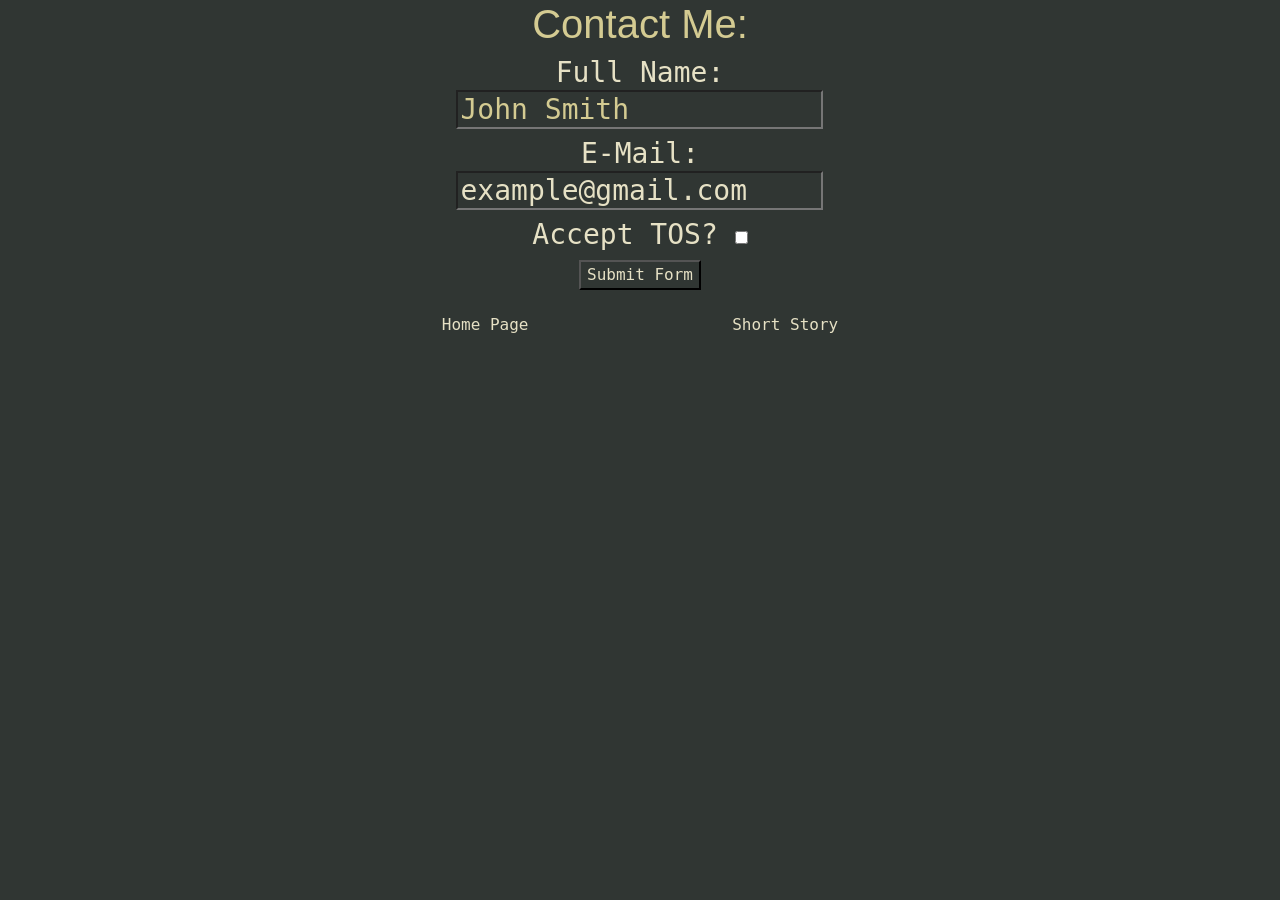
<file: homework_7/page_three.html>
<html>
    <head>
        <title>Contact Form</title>
        <link rel="stylesheet" href="bootstrap/css/bootstrap.min.css">
        <link rel="stylesheet" href="styles.css">     
        <script src="bootstrap/js/jquery-4.0.0.min.js"></script>
        <script src="bootstrap/js/bootstrap.min.js"></script>   
    </head>
    <body>
        <h1>Contact Me:</h1>
        <div class="contact_form">
            <form action="nextPage.html" type="Post">
                <h3>Full Name: <input type="text" id="name" value="John Smith"></h3>
                <h3>E-Mail: <input type="text" id="email" value="example@gmail.com"></h3>
                <h3>Accept TOS? <input type="checkbox" id="tos" class=""></h3>
                <button type="button" id="submit">Submit Form</button>
            </form>
        </div>

        <div class="page_buttons">
            <a href="index.html" class="btn btn-default" style="font-family: monospace;">Home Page</a>
            <a href="page_two.html" class="btn btn-default" style="font-family: monospace;">Short Story</a>
        </div>
    </body>
</htmL>
</file>
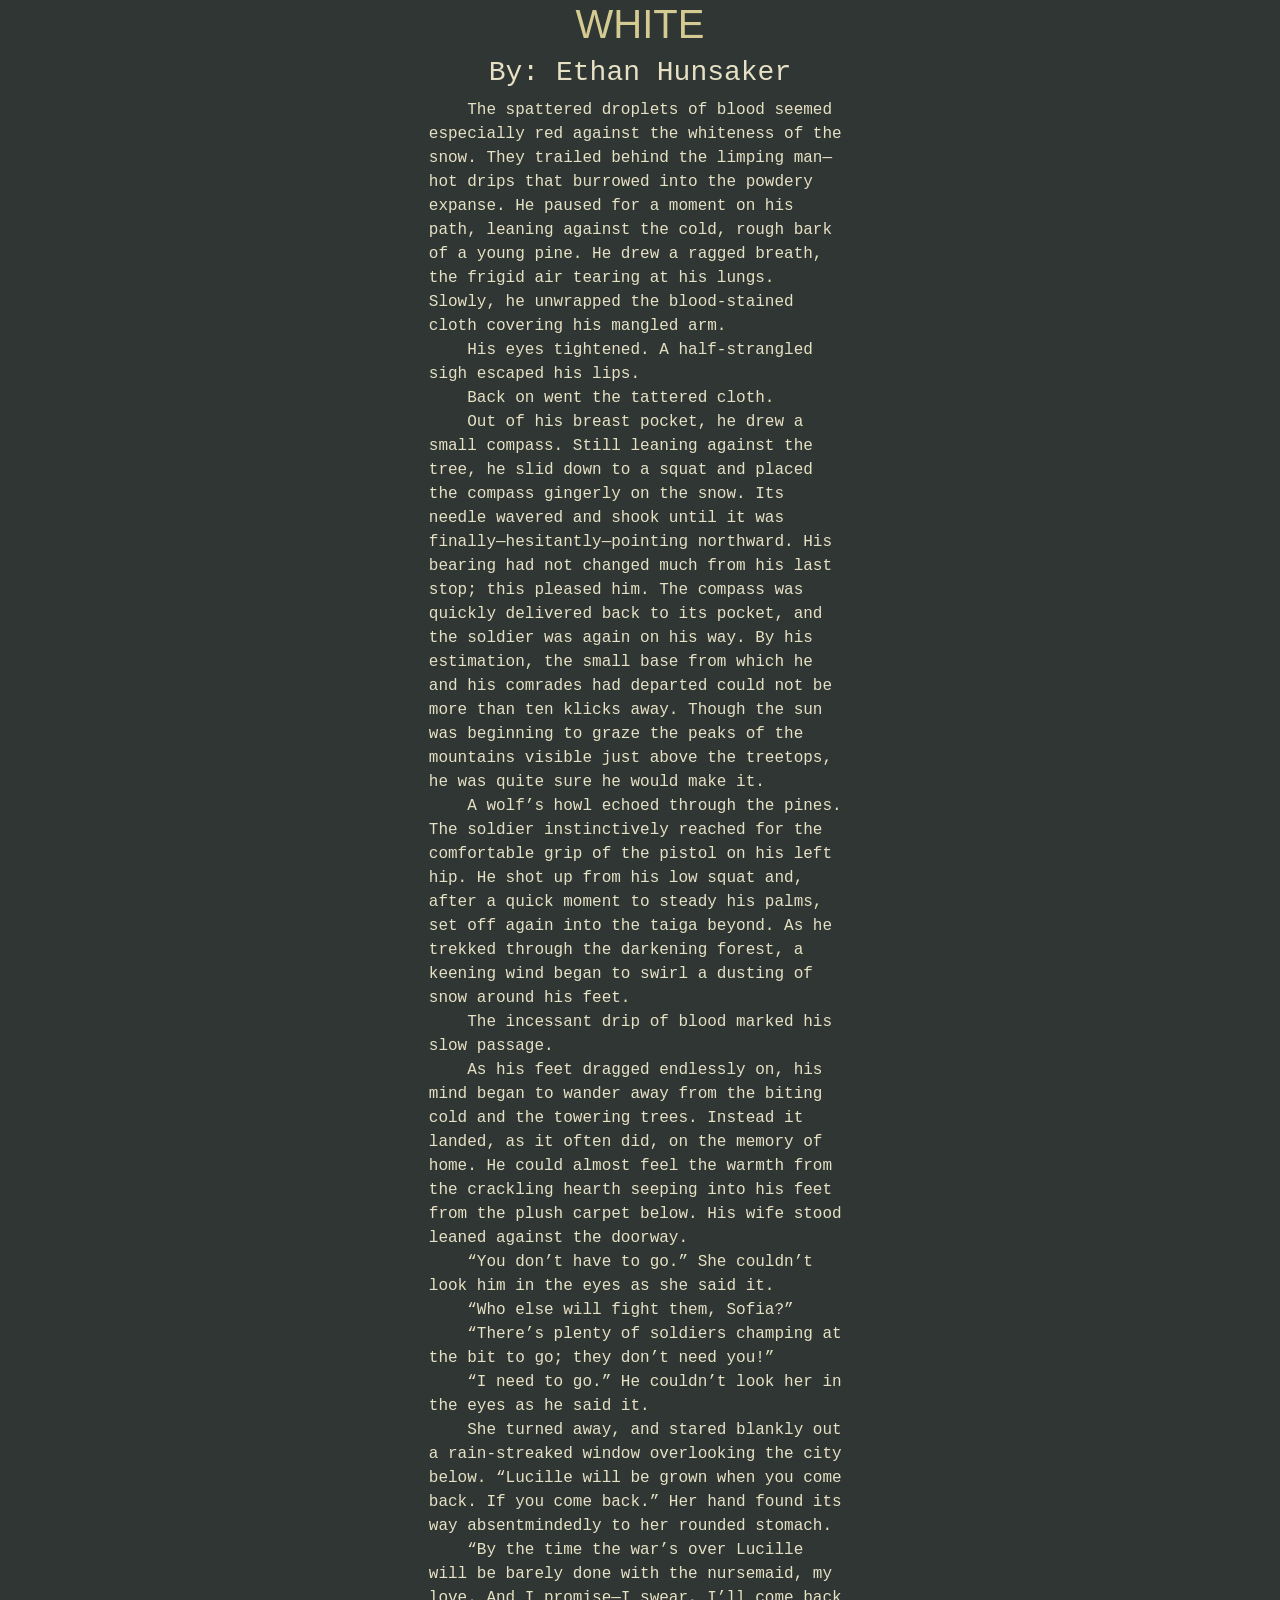
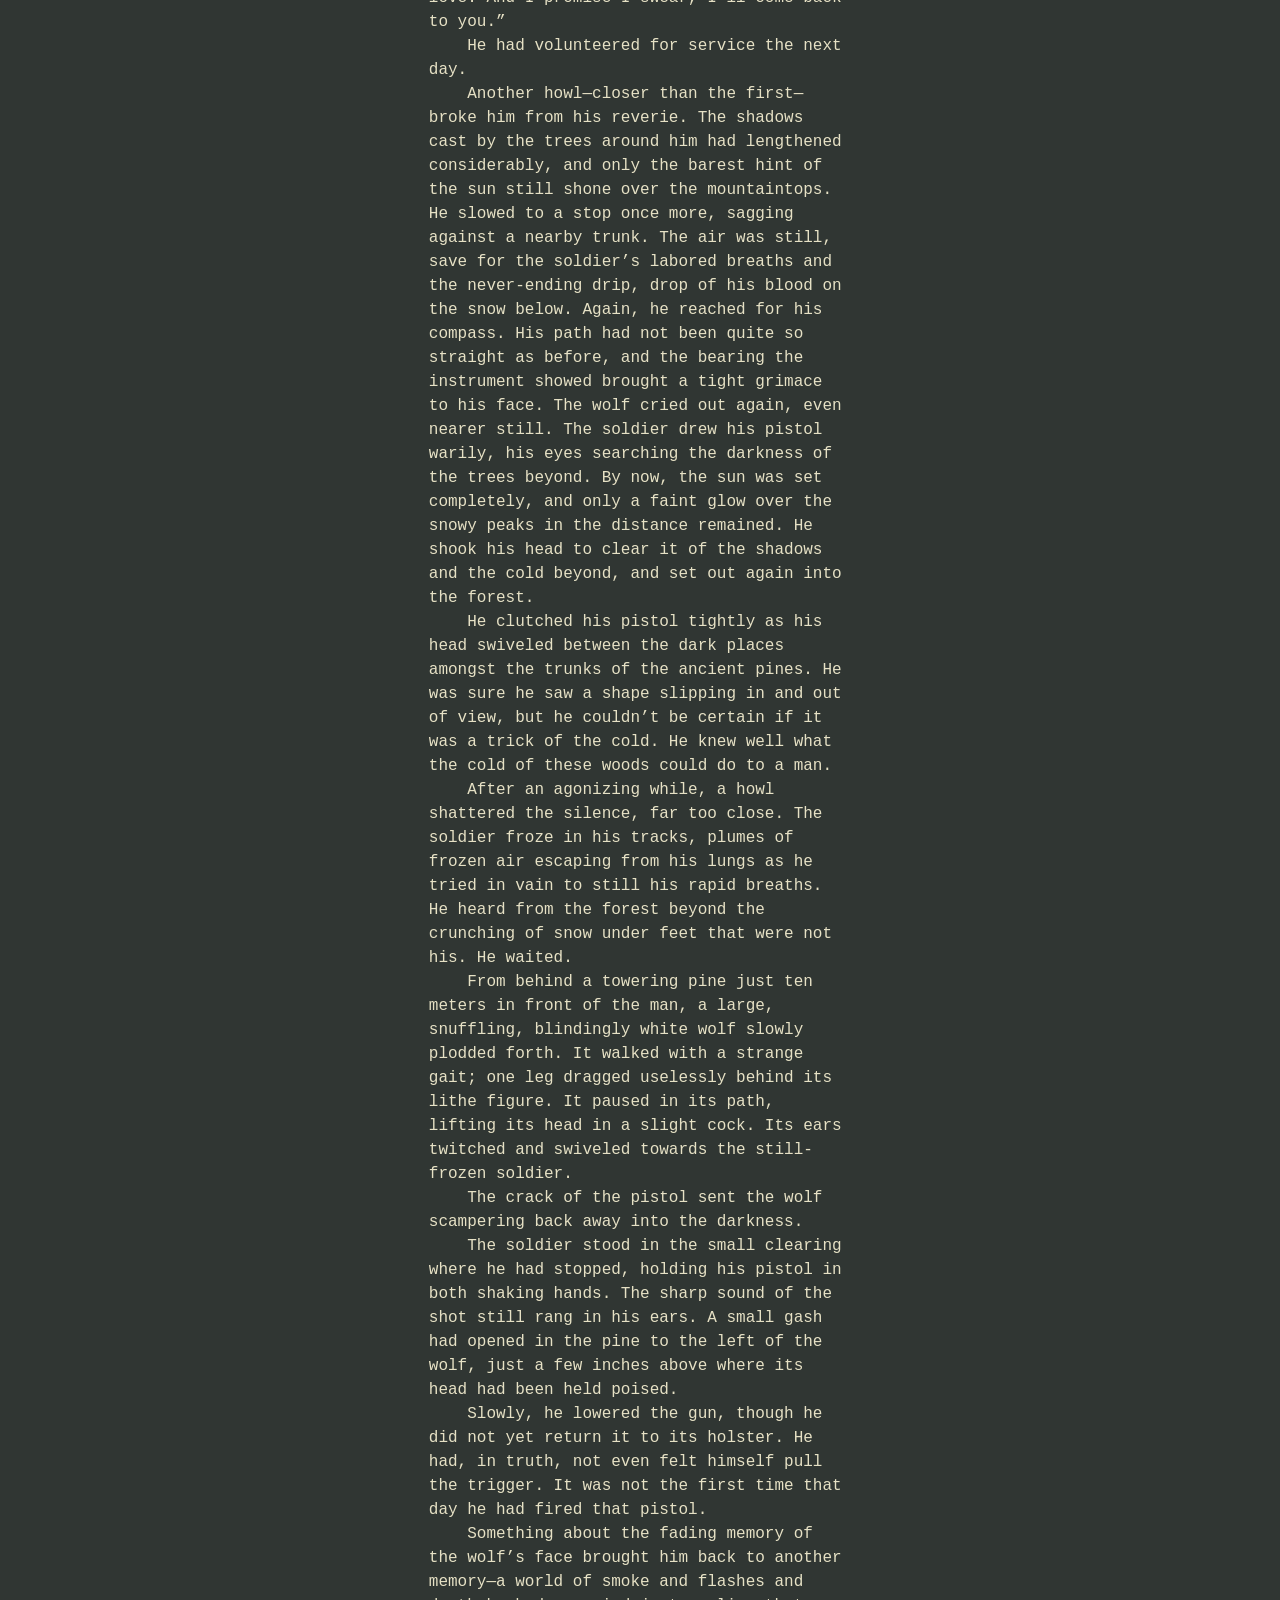
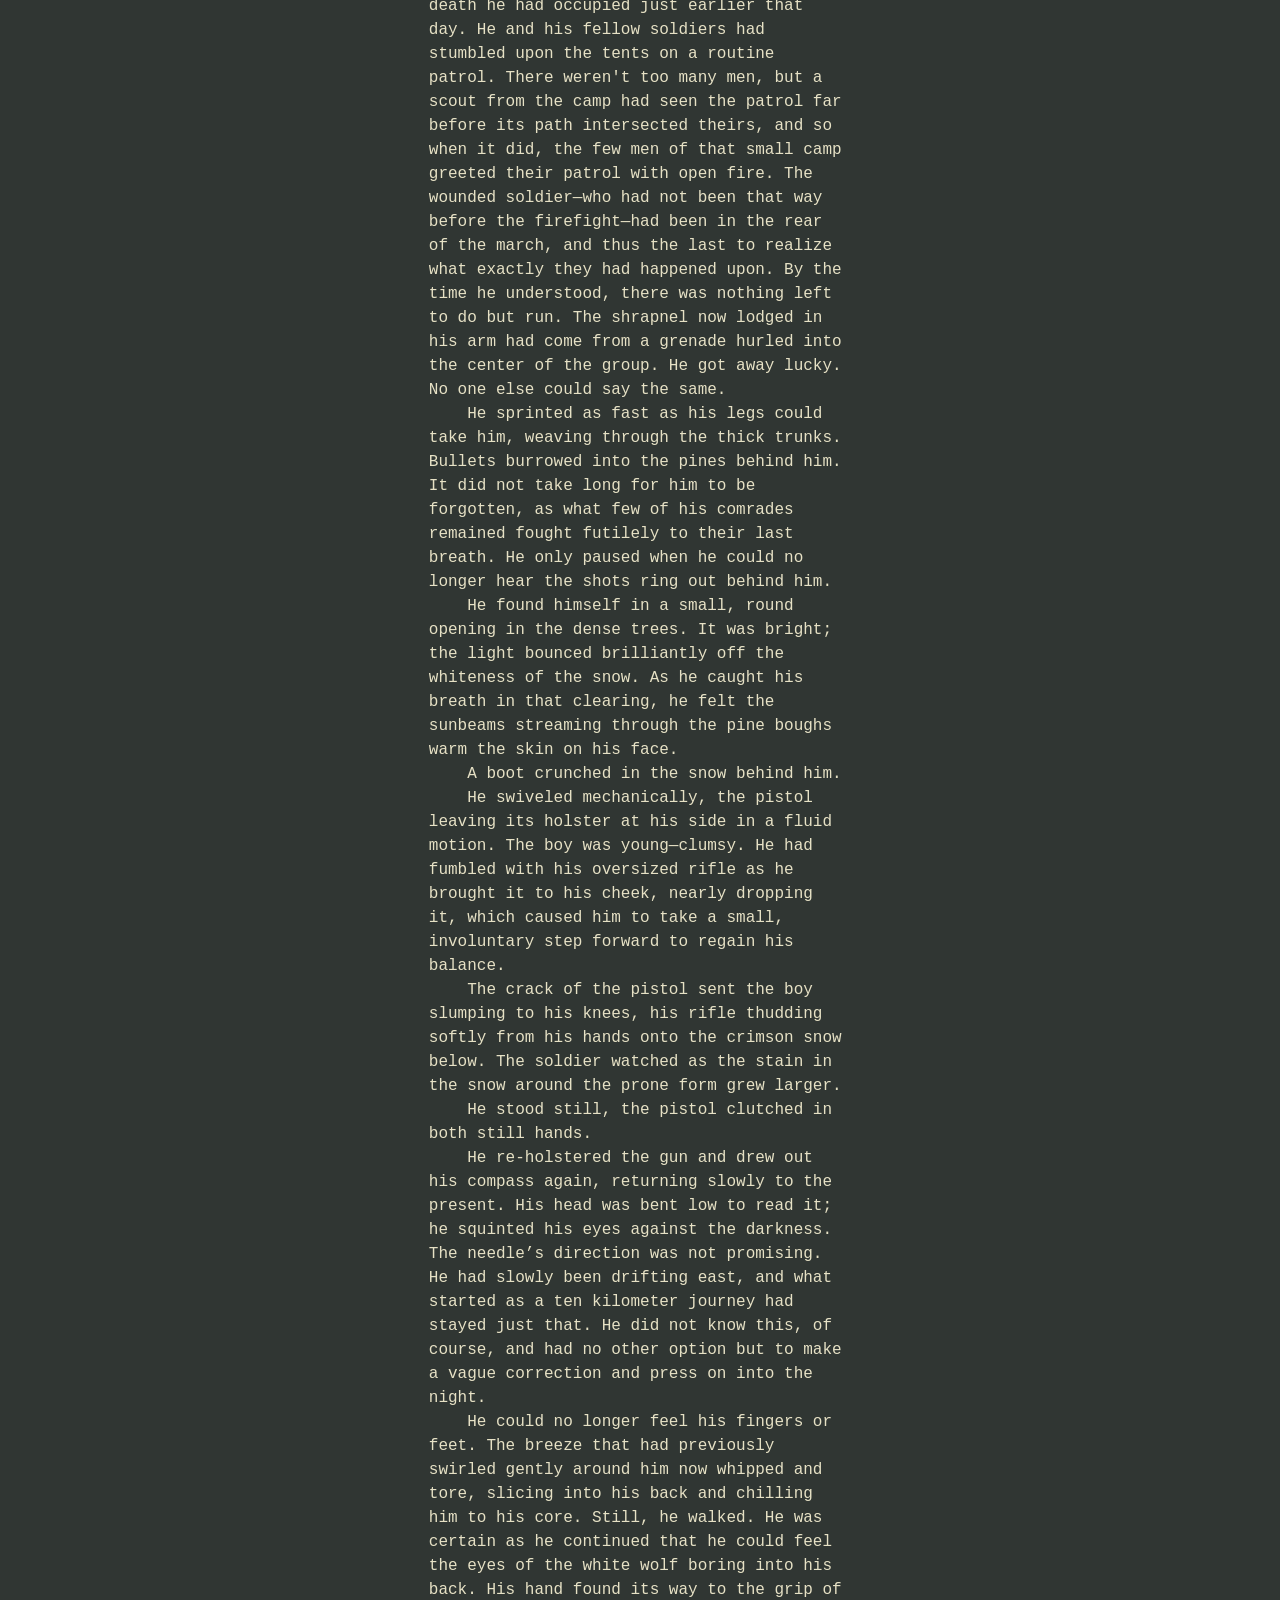
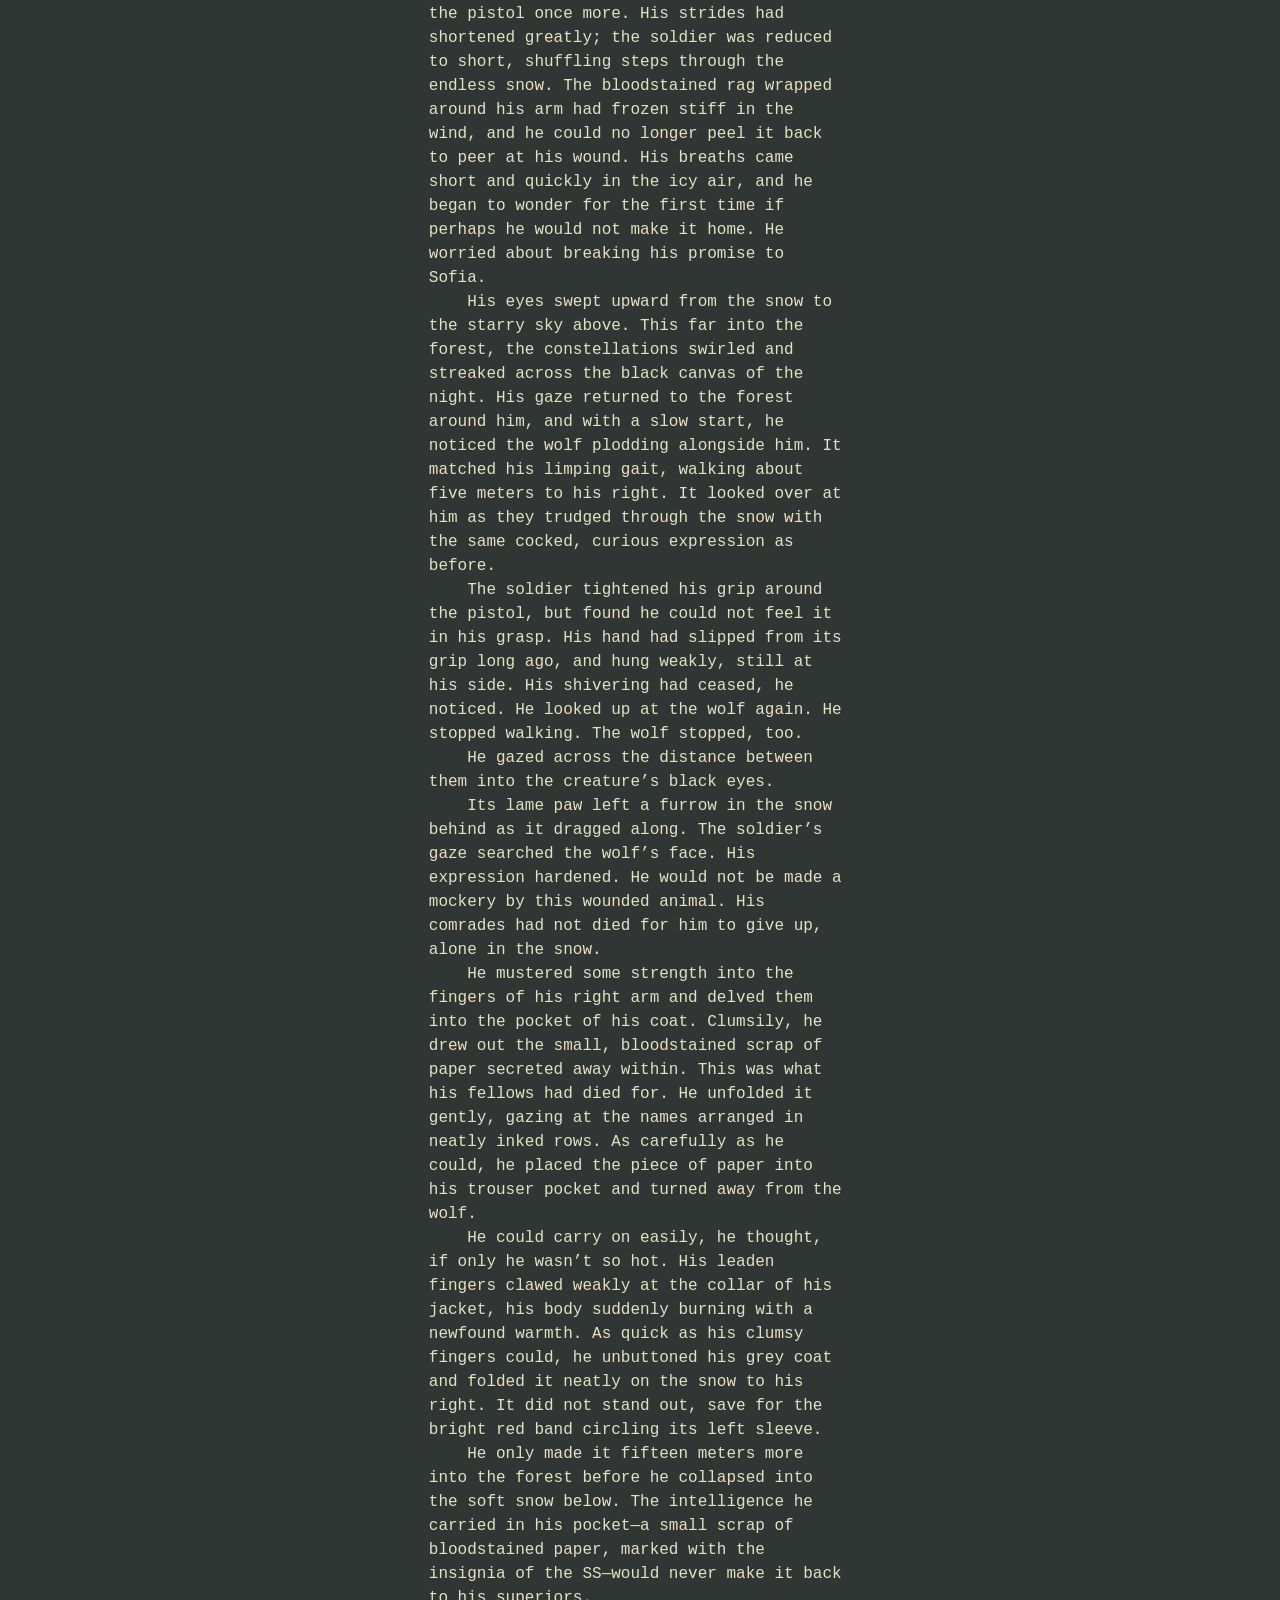
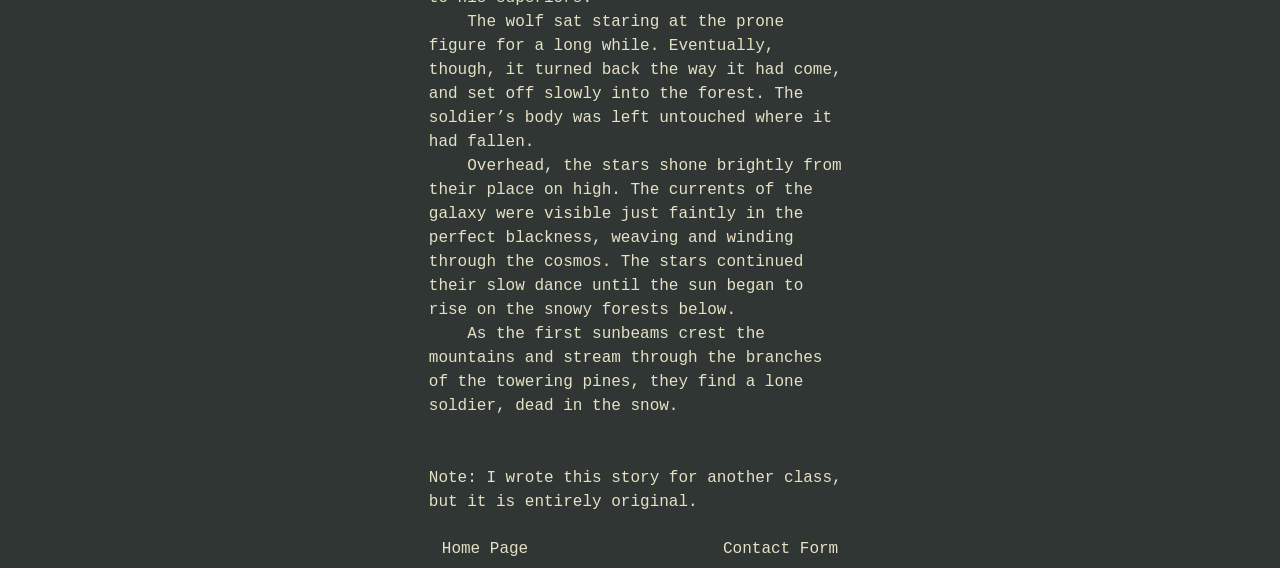
<file: homework_7/page_two.html>
<html>
    <head>
        <title>Short Story</title>
        <link rel="stylesheet" href="bootstrap/css/bootstrap.min.css">
        <link rel="stylesheet" href="styles.css">     
        <script src="bootstrap/js/jquery-4.0.0.min.js"></script>
        <script src="bootstrap/js/bootstrap.min.js"></script>   
    </head>
    <body>
        <h1>WHITE</h1>
        <h3>By: Ethan Hunsaker</h3>

        <p>
            &nbsp;&nbsp;&nbsp;&nbsp;The spattered droplets of blood seemed especially red against the whiteness of the snow. They trailed behind the limping man—hot drips that burrowed into the powdery expanse. He paused for a moment on his path, leaning against the cold, rough bark of a young pine. He drew a ragged breath, the frigid air tearing at his lungs. Slowly, he unwrapped the blood-stained cloth covering his mangled arm. <br>
	        &nbsp;&nbsp;&nbsp;&nbsp;His eyes tightened. A half-strangled sigh escaped his lips. <br>
	        &nbsp;&nbsp;&nbsp;&nbsp;Back on went the tattered cloth. <br>
	        &nbsp;&nbsp;&nbsp;&nbsp;Out of his breast pocket, he drew a small compass. Still leaning against the tree, he slid down to a squat and placed the compass gingerly on the snow. Its needle wavered and shook until it was finally—hesitantly—pointing northward. His bearing had not changed much from his last stop; this pleased him. The compass was quickly delivered back to its pocket, and the soldier was again on his way. By his estimation, the small base from which he and his comrades had departed could not be more than ten klicks away. Though the sun was beginning to graze the peaks of the mountains visible just above the treetops, he was quite sure he would make it. <br>
	        &nbsp;&nbsp;&nbsp;&nbsp;A wolf’s howl echoed through the pines. The soldier instinctively reached for the comfortable grip of the pistol on his left hip. He shot up from his low squat and, after a quick moment to steady his palms, set off again into the taiga beyond. As he trekked through the darkening forest, a keening wind began to swirl a dusting of snow around his feet. <br>
	        &nbsp;&nbsp;&nbsp;&nbsp;The incessant drip of blood marked his slow passage. <br>
	        &nbsp;&nbsp;&nbsp;&nbsp;As his feet dragged endlessly on, his mind began to wander away from the biting cold and the towering trees. Instead it landed, as it often did, on the memory of home. He could almost feel the warmth from the crackling hearth seeping into his feet from the plush carpet below. His wife stood leaned against the doorway. <br>
	        &nbsp;&nbsp;&nbsp;&nbsp;“You don’t have to go.” She couldn’t look him in the eyes as she said it. <br>
	        &nbsp;&nbsp;&nbsp;&nbsp;“Who else will fight them, Sofia?” <br>
	        &nbsp;&nbsp;&nbsp;&nbsp;“There’s plenty of soldiers champing at the bit to go; they don’t need you!” <br>
	        &nbsp;&nbsp;&nbsp;&nbsp;“I need to go.” He couldn’t look her in the eyes as he said it. <br>
	        &nbsp;&nbsp;&nbsp;&nbsp;She turned away, and stared blankly out a rain-streaked window overlooking the city below. “Lucille will be grown when you come back. If you come back.” Her hand found its way absentmindedly to her rounded stomach. <br>
	        &nbsp;&nbsp;&nbsp;&nbsp;“By the time the war’s over Lucille will be barely done with the nursemaid, my love. And I promise—I swear, I’ll come back to you.” <br>
	        &nbsp;&nbsp;&nbsp;&nbsp;He had volunteered for service the next day. <br>
	        &nbsp;&nbsp;&nbsp;&nbsp;Another howl—closer than the first—broke him from his reverie. The shadows cast by the trees around him had lengthened considerably, and only the barest hint of the sun still shone over the mountaintops. He slowed to a stop once more, sagging against a nearby trunk. The air was still, save for the soldier’s labored breaths and the never-ending drip, drop of his blood on the snow below. Again, he reached for his compass. His path had not been quite so straight as before, and the bearing the instrument showed brought a tight grimace to his face. The wolf cried out again, even nearer still. The soldier drew his pistol warily, his eyes searching the darkness of the trees beyond. By now, the sun was set completely, and only a faint glow over the snowy peaks in the distance remained. He shook his head to clear it of the shadows and the cold beyond, and set out again into the forest. <br>
	        &nbsp;&nbsp;&nbsp;&nbsp;He clutched his pistol tightly as his head swiveled between the dark places amongst the trunks of the ancient pines. He was sure he saw a shape slipping in and out of view, but he couldn’t be certain if it was a trick of the cold. He knew well what the cold of these woods could do to a man. <br>
	        &nbsp;&nbsp;&nbsp;&nbsp;After an agonizing while, a howl shattered the silence, far too close. The soldier froze in his tracks, plumes of frozen air escaping from his lungs as he tried in vain to still his rapid breaths. He heard from the forest beyond the crunching of snow under feet that were not his. He waited. <br>
	        &nbsp;&nbsp;&nbsp;&nbsp;From behind a towering pine just ten meters in front of the man, a large, snuffling, blindingly white wolf slowly plodded forth. It walked with a strange gait; one leg dragged uselessly behind its lithe figure. It paused in its path, lifting its head in a slight cock. Its ears twitched and swiveled towards the still-frozen soldier. <br>
	        &nbsp;&nbsp;&nbsp;&nbsp;The crack of the pistol sent the wolf scampering back away into the darkness. <br>
	        &nbsp;&nbsp;&nbsp;&nbsp;The soldier stood in the small clearing where he had stopped, holding his pistol in both shaking hands. The sharp sound of the shot still rang in his ears. A small gash had opened in the pine to the left of the wolf, just a few inches above where its head had been held poised. <br>
	        &nbsp;&nbsp;&nbsp;&nbsp;Slowly, he lowered the gun, though he did not yet return it to its holster. He had, in truth, not even felt himself pull the trigger. It was not the first time that day he had fired that pistol. <br>
            &nbsp;&nbsp;&nbsp;&nbsp;Something about the fading memory of the wolf’s face brought him back to another memory—a world of smoke and flashes and death he had occupied just earlier that day. He and his fellow soldiers had stumbled upon the tents on a routine patrol. There weren't too many men, but a scout from the camp had seen the patrol far before its path intersected theirs, and so when it did, the few men of that small camp greeted their patrol with open fire. The wounded soldier—who had not been that way before the firefight—had been in the rear of the march, and thus the last to realize what exactly they had happened upon. By the time he understood, there was nothing left to do but run. The shrapnel now lodged in his arm had come from a grenade hurled into the center of the group. He got away lucky. No one else could say the same. <br>
            &nbsp;&nbsp;&nbsp;&nbsp;He sprinted as fast as his legs could take him, weaving through the thick trunks. Bullets burrowed into the pines behind him. It did not take long for him to be forgotten, as what few of his comrades remained fought futilely to their last breath. He only paused when he could no longer hear the shots ring out behind him. <br>
            &nbsp;&nbsp;&nbsp;&nbsp;He found himself in a small, round opening in the dense trees. It was bright; the light bounced brilliantly off the whiteness of the snow. As he caught his breath in that clearing, he felt the sunbeams streaming through the pine boughs warm the skin on his face. <br>
	        &nbsp;&nbsp;&nbsp;&nbsp;A boot crunched in the snow behind him. <br>
	        &nbsp;&nbsp;&nbsp;&nbsp;He swiveled mechanically, the pistol leaving its holster at his side in a fluid motion. The boy was young—clumsy. He had fumbled with his oversized rifle as he brought it to his cheek, nearly dropping it, which caused him to take a small, involuntary step forward to regain his balance. <br>
	        &nbsp;&nbsp;&nbsp;&nbsp;The crack of the pistol sent the boy slumping to his knees, his rifle thudding softly from his hands onto the crimson snow below. The soldier watched as the stain in the snow around the prone form grew larger. <br>
	        &nbsp;&nbsp;&nbsp;&nbsp;He stood still, the pistol clutched in both still hands. <br>
	        &nbsp;&nbsp;&nbsp;&nbsp;He re-holstered the gun and drew out his compass again, returning slowly to the present. His head was bent low to read it; he squinted his eyes against the darkness. The needle’s direction was not promising. He had slowly been drifting east, and what started as a ten kilometer journey had stayed just that. He did not know this, of course, and had no other option but to make a vague correction and press on into the night. <br>
	        &nbsp;&nbsp;&nbsp;&nbsp;He could no longer feel his fingers or feet. The breeze that had previously swirled gently around him now whipped and tore, slicing into his back and chilling him to his core. Still, he walked. He was certain as he continued that he could feel the eyes of the white wolf boring into his back. His hand found its way to the grip of the pistol once more. His strides had shortened greatly; the soldier was reduced to short, shuffling steps through the endless snow. The bloodstained rag wrapped around his arm had frozen stiff in the wind, and he could no longer peel it back to peer at his wound. His breaths came short and quickly in the icy air, and he began to wonder for the first time if perhaps he would not make it home. He worried about breaking his promise to Sofia. <br>
            &nbsp;&nbsp;&nbsp;&nbsp;His eyes swept upward from the snow to the starry sky above. This far into the forest, the constellations swirled and streaked across the black canvas of the night. His gaze returned to the forest around him, and with a slow start, he noticed the wolf plodding alongside him. It matched his limping gait, walking about five meters to his right. It looked over at him as they trudged through the snow with the same cocked, curious expression as before. <br>
            &nbsp;&nbsp;&nbsp;&nbsp;The soldier tightened his grip around the pistol, but found he could not feel it in his grasp. His hand had slipped from its grip long ago, and hung weakly, still at his side. His shivering had ceased, he noticed. He looked up at the wolf again. He stopped walking. The wolf stopped, too. <br>
            &nbsp;&nbsp;&nbsp;&nbsp;He gazed across the distance between them into the creature’s black eyes. <br>
            &nbsp;&nbsp;&nbsp;&nbsp;Its lame paw left a furrow in the snow behind as it dragged along. The soldier’s gaze searched the wolf’s face. His expression hardened. He would not be made a mockery by this wounded animal. His comrades had not died for him to give up, alone in the snow. <br>
            &nbsp;&nbsp;&nbsp;&nbsp;He mustered some strength into the fingers of his right arm and delved them into the pocket of his coat. Clumsily, he drew out the small, bloodstained scrap of paper secreted away within. This was what his fellows had died for. He unfolded it gently, gazing at the names arranged in neatly inked rows. As carefully as he could, he placed the piece of paper into his trouser pocket and turned away from the wolf. <br>
            &nbsp;&nbsp;&nbsp;&nbsp;He could carry on easily, he thought, if only he wasn’t so hot. His leaden fingers clawed weakly at the collar of his jacket, his body suddenly burning with a newfound warmth. As quick as his clumsy fingers could, he unbuttoned his grey coat and folded it neatly on the snow to his right. It did not stand out, save for the bright red band circling its left sleeve. <br>
            &nbsp;&nbsp;&nbsp;&nbsp;He only made it fifteen meters more into the forest before he collapsed into the soft snow below. The intelligence he carried in his pocket—a small scrap of bloodstained paper, marked with the insignia of the SS—would never make it back to his superiors. <br>
            &nbsp;&nbsp;&nbsp;&nbsp;The wolf sat staring at the prone figure for a long while. Eventually, though, it turned back the way it had come, and set off slowly into the forest. The soldier’s body was left untouched where it had fallen. <br>
            &nbsp;&nbsp;&nbsp;&nbsp;Overhead, the stars shone brightly from their place on high. The currents of the galaxy were visible just faintly in the perfect blackness, weaving and winding through the cosmos. The stars continued their slow dance until the sun began to rise on the snowy forests below. <br>
            &nbsp;&nbsp;&nbsp;&nbsp;As the first sunbeams crest the mountains and stream through the branches of the towering pines, they find a lone soldier, dead in the snow. <br><br><br>

            Note: I wrote this story for another class, but it is entirely original.
        </p>

        <div class="page_buttons">
            <a href="index.html" class="btn btn-default" style="font-family: monospace;">Home Page</a>
            <a href="page_three.html" class="btn btn-default" style="font-family: monospace;">Contact Form</a>
        </div>

    </body>
</htmL>
</file>
<file: homework_6/styles.css>
body {
  background-color: #303633;;
}
h1 {
  color: #D4CB92;
  margin-left: auto;
  text-align: center;
  font-family: Verdana, Tahoma, sans-serif;
}
h2 {
  color: #D4CB92;
  text-align: center;
  font-family: Verdana, Tahoma, sans-serif;
}
h3 {
  color: #E6E1C5;
  text-align: center;
  font-family: monospace;
}
ol {
  color: #E6E1C5;
  list-style-position: inside; 
  text-align: center;
  padding-left: 0; 
  font-family: monospace;
}
ul {
  color: #E6E1C5;
  list-style-position: inside; 
  text-align: center;
  padding-left: 0; 
  font-family: monospace;
}
p {
  color: #E6E1C5;
  max-width: 33%;
  margin-left: auto;
  margin-right: auto;
  font-family: monospace;
}
.page_buttons {
  display: flex;
  justify-content: space-between;
  margin-left: auto;
  margin-right: auto;
  width: 33%;
  font-weight: bolder;
  font-size: 150%;
}
.contact_form {
  display: flex;
  justify-content: center;
  margin-left: auto;
  margin-right: auto;
  width: 33%;
  text-align: center;
}
input {
    font-family: monospace;
    color: #E6E1C5;
    background-color: #303633;
}
button {
  font-family: monospace;
  color:#E6E1C5;
  background-color: #303633;
}
a {
    font-family: monospace;
}
a:link {
  color: #E6E1C5;
}
a:visited {
  color: #E6E1C5;
}
a:hover {
  color: #BCD3F2;
}
a:active {
  color: #80A4ED;
}
</file>
<file: homework_7/styles.css>
body {
  background-color: #303633;;
}
h1 {
  color: #D4CB92;
  margin-left: auto;
  text-align: center;
  font-family: Verdana, Tahoma, sans-serif;
}
h2 {
  color: #D4CB92;
  text-align: center;
  font-family: Verdana, Tahoma, sans-serif;
}
h3 {
  color: #E6E1C5;
  text-align: center;
  font-family: monospace;
}
ol {
  color: #E6E1C5;
  list-style-position: inside; 
  text-align: center;
  padding-left: 0; 
  font-family: monospace;
}
ul {
  color: #E6E1C5;
  list-style-position: inside; 
  text-align: center;
  padding-left: 0; 
  font-family: monospace;
}
p {
  color: #E6E1C5;
  max-width: 33%;
  margin-left: auto;
  margin-right: auto;
  font-family: monospace;
}
.page_buttons {
  display: flex;
  justify-content: space-between;
  margin-left: auto;
  margin-right: auto;
  width: 33%;
  font-weight: bolder;
  font-size: 150%;
}
.contact_form {
  display: flex;
  justify-content: center;
  margin-left: auto;
  margin-right: auto;
  width: 33%;
  text-align: center;
}
#name {
    font-family: monospace;
    color: #D4CB92;
    background-color: #303633;
}
#email {
  font: monospace;
  color: #E6E1C5;
  background-color: #303633;
}
button {
  font-family: monospace;
  color:#E6E1C5;
  background-color: #303633;
}
a {
    font-family: monospace;
}
a:link {
  color: #E6E1C5;
}
a:visited {
  color: #E6E1C5;
}
a:hover {
  color: #BCD3F2;
}
a:active {
  color: #80A4ED;
}
</file>
<file: homework_8/styles.css>
body {
  background-color: #303633;;
}
h1 {
  color: #D4CB92;
  margin-left: auto;
  text-align: center;
  font-family: Verdana, Tahoma, sans-serif;
}
h2 {
  color: #D4CB92;
  text-align: center;
  font-family: Verdana, Tahoma, sans-serif;
}
h3 {
  color: #E6E1C5;
  text-align: center;
  font-family: monospace;
}
ol {
  color: #E6E1C5;
  list-style-position: inside; 
  text-align: center;
  padding-left: 0; 
  font-family: monospace;
}
ul {
  color: #E6E1C5;
  list-style-position: inside; 
  text-align: center;
  padding-left: 0; 
  font-family: monospace;
}
p {
  color: #E6E1C5;
  max-width: 33%;
  margin-left: auto;
  margin-right: auto;
  font-family: monospace;
}
.page_buttons {
  display: flex;
  justify-content: space-between;
  margin-left: auto;
  margin-right: auto;
  width: 33%;
  font-weight: bolder;
  font-size: 150%;
}
.the
.contact_form {
  display: flex;
  justify-content: center;
  margin-left: auto;
  margin-right: auto;
  width: 33%;
  text-align: center;
}
#name {
    font-family: monospace;
    color: #E6E1C5;
    background-color: #303633;
}
#email {
  font: monospace;
  color: #E6E1C5;
  background-color: #303633;
}
button {
  font-family: monospace;
  color:#E6E1C5;
  background-color: #303633;
}
a {
    font-family: monospace;
}
a:link {
  color: #E6E1C5;
}
a:visited {
  color: #E6E1C5;
}
a:hover {
  color: #BCD3F2;
}
a:active {
  color: #80A4ED;
}
</file>
<file: homework_11/styles.css>
body {
  background-color: #303633;
  display: flex;
  flex-direction: column;
  justify-content: center;
  align-items: center;
}
h1 {
  color: #D4CB92;
  text-align: center;
  font-family: Verdana, Tahoma, sans-serif;
}
h2 {
  color: #D4CB92;
  text-align: center;
  font-family: Verdana, Tahoma, sans-serif;
}
h3 {
  color: #E6E1C5;
  text-align: center;
  font-family: monospace;
}
ol {
  color: #E6E1C5;
  list-style-position: inside; 
  text-align: center;
  padding-left: 0; 
  font-family: monospace;
}
ul {
  color: #E6E1C5;
  list-style-position: inside; 
  text-align: center;
  padding-left: 0; 
  font-family: monospace;
}
p {
  color: #E6E1C5;
  max-width: 33%;
  margin-left: auto;
  margin-right: auto;
  font-family: monospace;
}
.page_buttons {
  display: flex;
  justify-content: space-between;
  margin-left: auto;
  margin-right: auto;
  width: 33%;
  font-weight: bolder;
  font-size: 150%;
}
.face {
  width: 100%;
  display: flex;
  justify-content: center;
  align-content: center;
  margin-left: auto;
  margin-right: auto;
  text-align: center;
}
.contact_form {
  display: flex;
  justify-content: center;
  margin-left: auto;
  margin-right: auto;
  width: 33%;
  text-align: center;
}
#name {
    font-family: monospace;
    color: #E6E1C5;
    background-color: #303633;
}
#email {
  font: monospace;
  color: #E6E1C5;
  background-color: #303633;
}
button {
  font-family: monospace;
  color:#E6E1C5;
  background-color: #303633;
}
a {
    font-family: monospace;
}
a:link {
  color: #E6E1C5;
}
a:visited {
  color: #E6E1C5;
}
a:hover {
  color: #BCD3F2;
}
a:active {
  color: #80A4ED;
}
</file>
